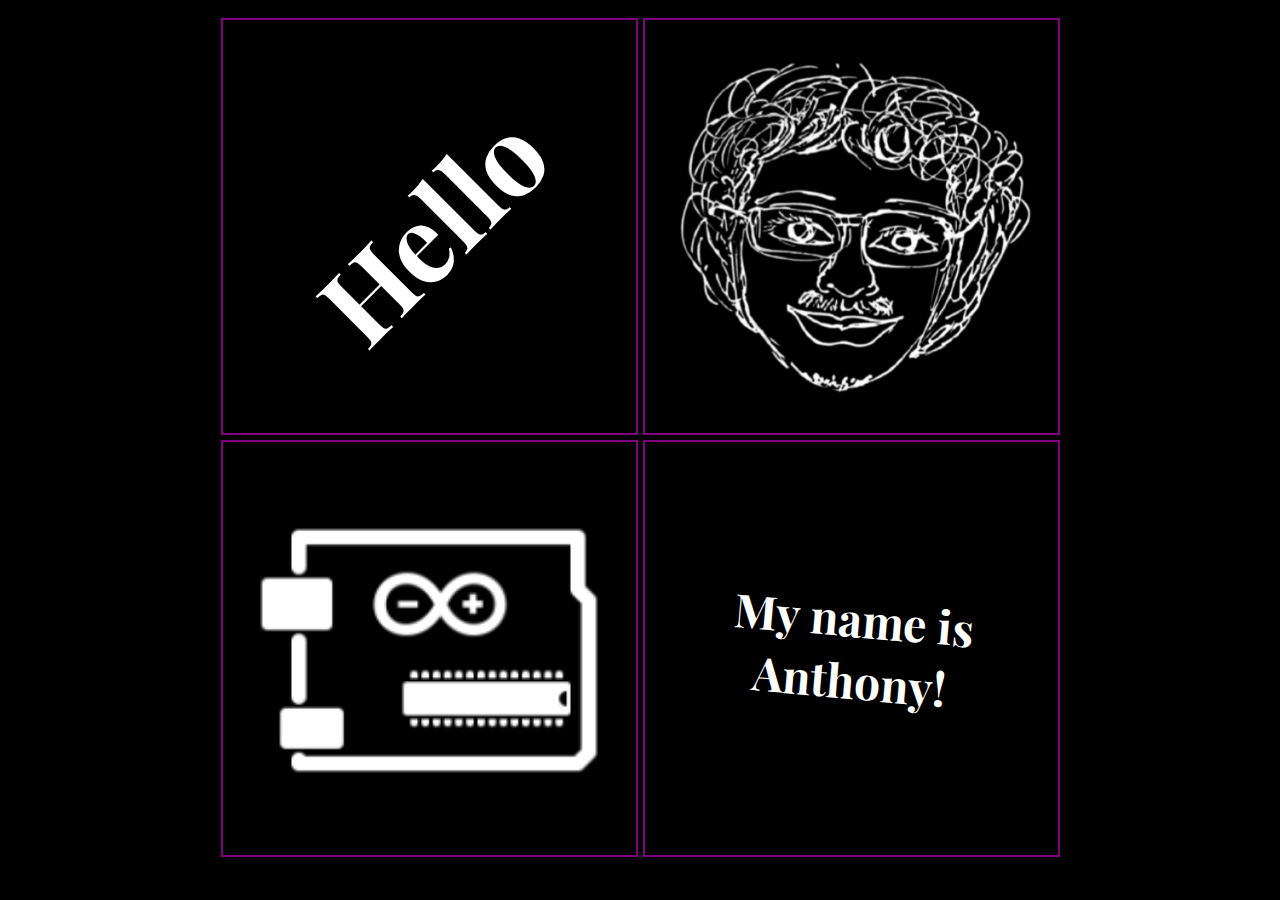
<file: index.html>
<!DOCTYPE html>
<html lang="en">
  <head>
    <meta charset="UTF-8" />
    <meta name="viewport" content="width=device-width, initial-scale=1.0" />
    <title>Anthony's Wonderful Website</title>

    <link rel="stylesheet" href="./css/style.css" />
    <link
      rel="stylesheet"
      href="https://fonts.googleapis.com/css2?family=Playfair+Display"
    />

  </head>
  
  <body>
    
    <script>
      var hello_size = document.getElementById("hello").offsetWidth;
      console.log(hello_size);
    </script>

      <div id="grid">
        <!-- Element 1 -->
        <div class="info_card center_text">
          <h1 id="hello">Hello</h1>
        </div>

        <!-- Element 2 -->
        <div class="info_card center_img">
          <img src="./img/Iyanla Inverted.png" width="400px" />
        </div>

        <!-- Element 3 -->
        <div class="info_card center_img">
          <img src="./img/Arduino Inverted.png" width="400px" />
        </div>

        <!-- Element 4 -->
        <div class="info_card center_text">
          <h2 id="name">My name is Anthony!</h2>
      </div>
    </div>
  </body>
  </html>
</file>
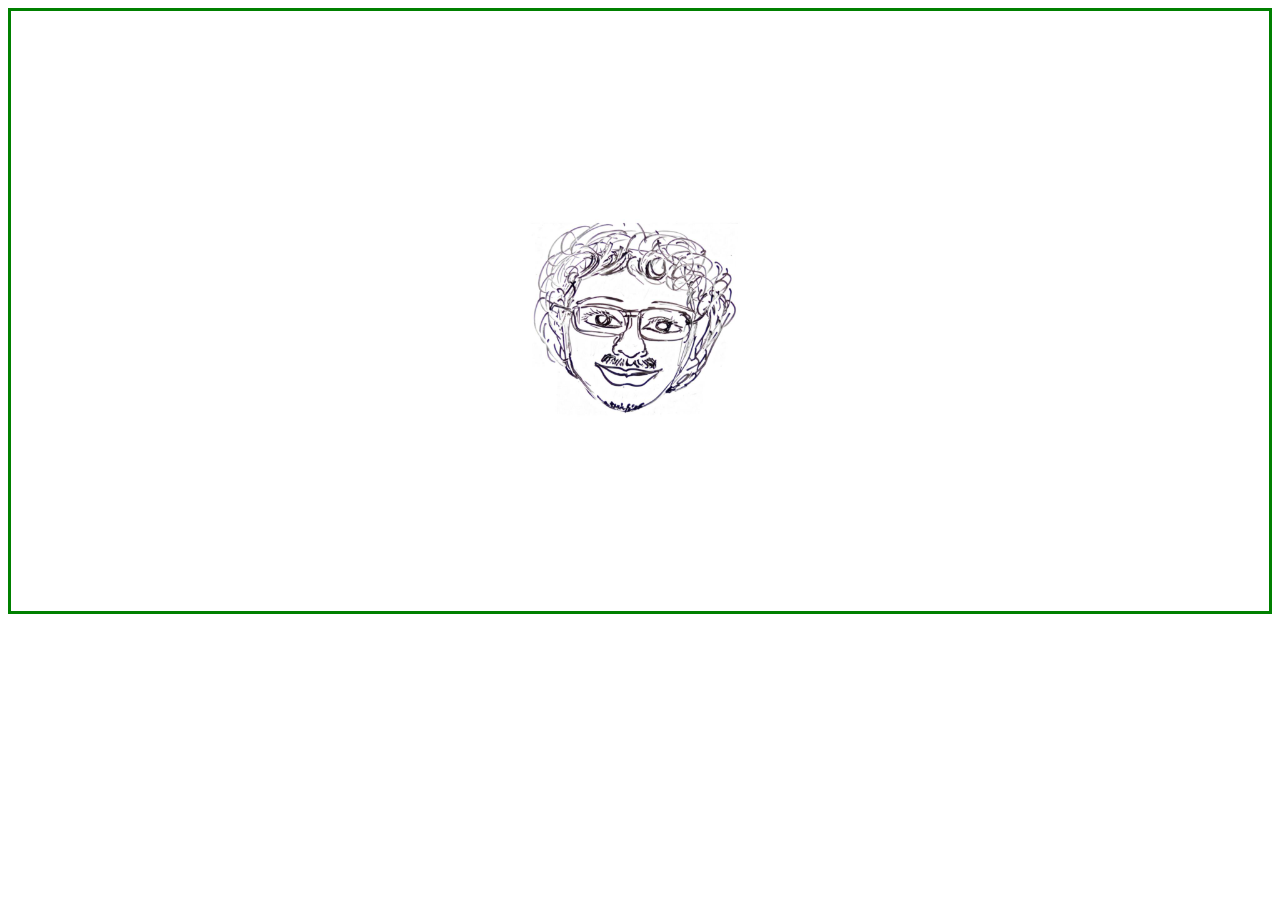
<file: test.html>
<!DOCTYPE html>
<html lang="en">
<head>
    <meta charset="UTF-8">
    <meta name="viewport" content="width=device-width, initial-scale=1.0">
    <title>Document</title>

    <style>
        .image_container {
            display: flex;
            height: 600px;
            justify-content: center;
            align-items: center;
        }

        img {
            height: auto;
            max-width: 300px;
        }
    </style>
</head>
<body>
    <div class="image_container" style="border: green solid 3px;">
        <img src="img/Iyanla.jpg" alt="">
    </div>
</body>
</html>
</file>
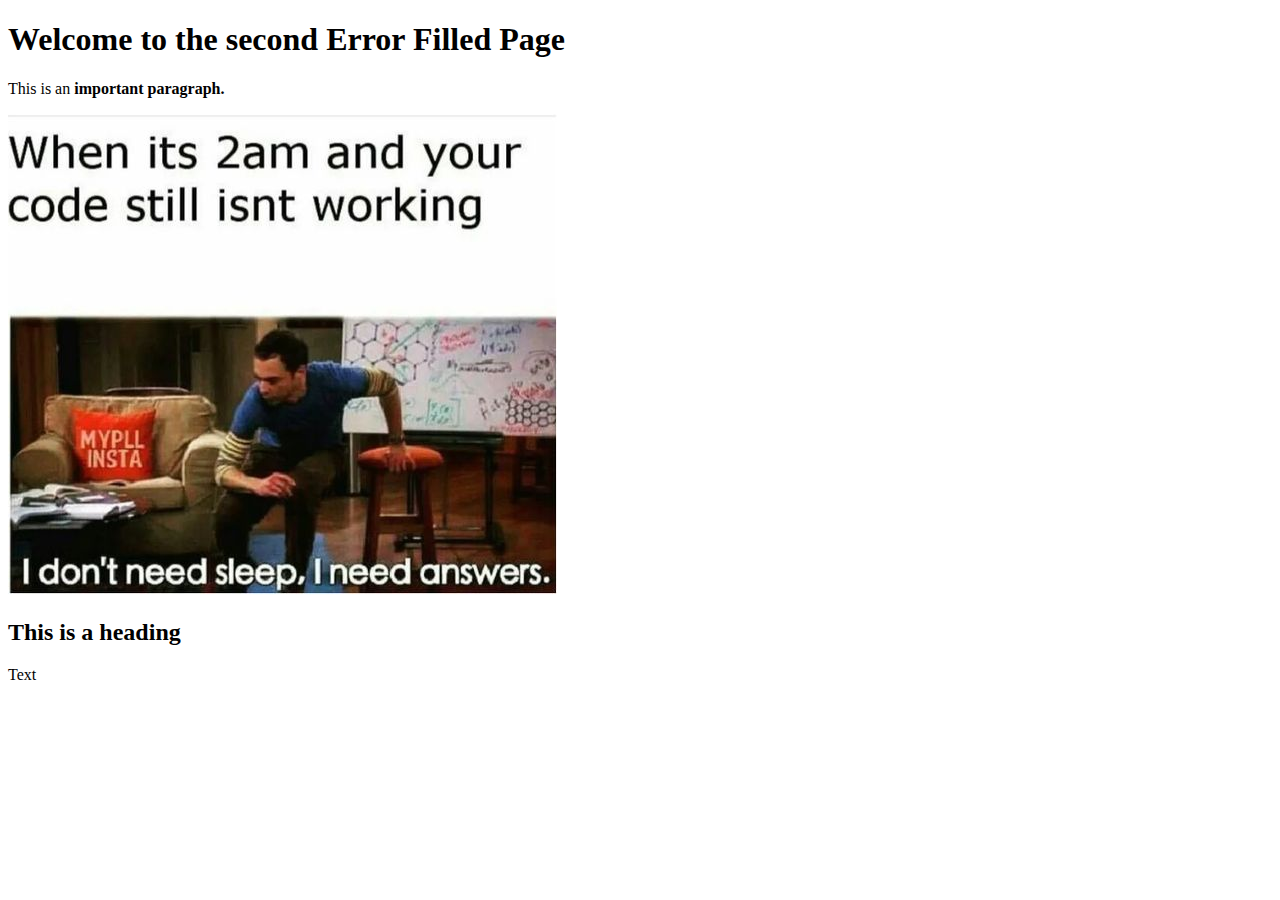
<file: html_midterm/find_errors_2.html>
<!DOCTYPE html>

<html lang="en">

<head>
    <meta charset="UTF-8">
    <meta name="viewport" content="width=device-width, initial-scale=1.0">

    <title>Error-Filled Page 2</title>
</head>

<body>
    <h1>Welcome to the second Error Filled Page</h1>

    <div>
        <p>This is an <strong>important paragraph.</strong></p>

                <img src="/html_midterm/image.jpg" alt="debugging meme">

                <h2>This is a heading</h2>

                <p>Text</p>

            <!-- This is a comment -->
    </div>
</body>

</html>
<!-- 15 errors on this page -->
</file>
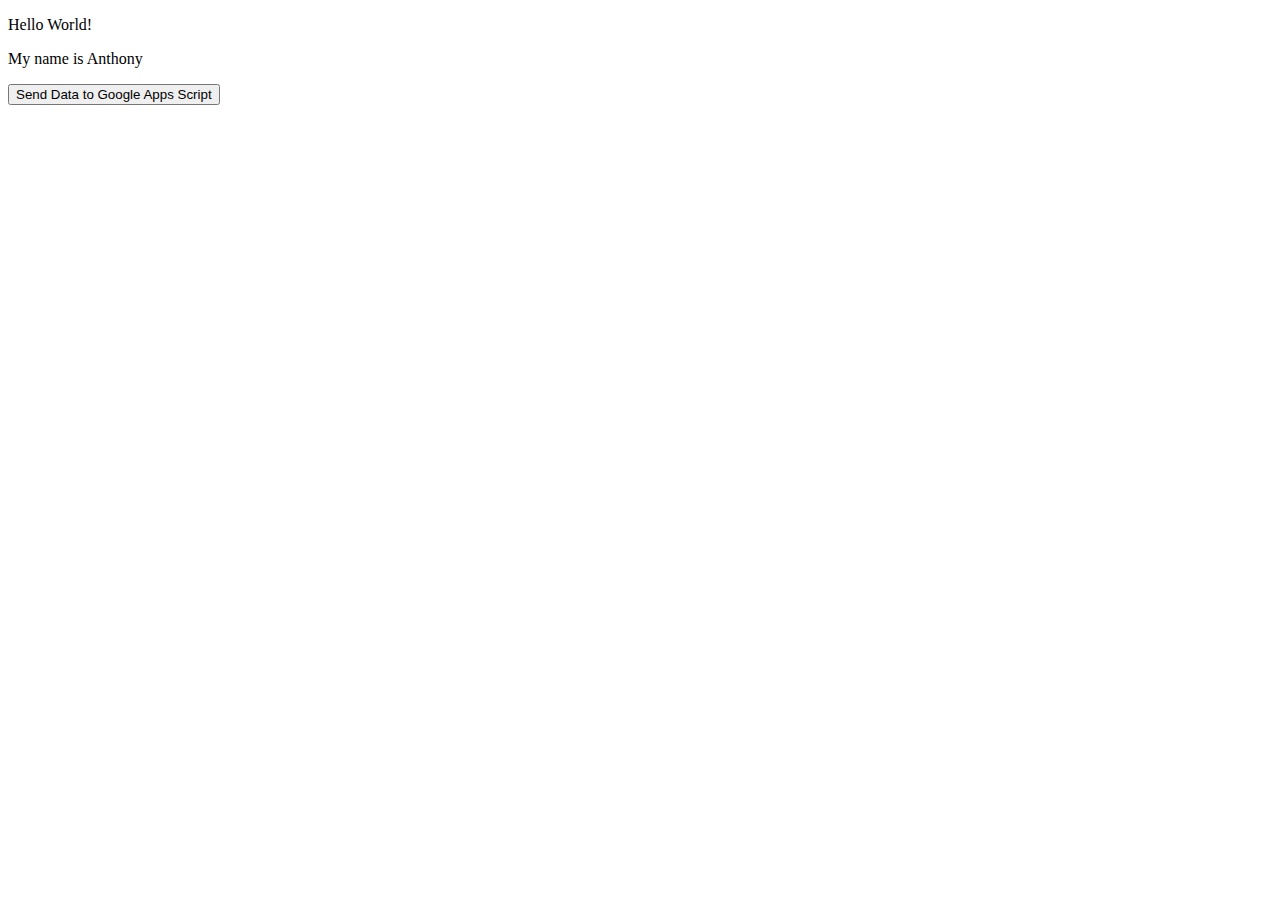
<file: wa/wa1.html>
<!DOCTYPE html>
<html lang="en">
<head>
  <meta charset="UTF-8">
  <meta name="viewport" content="width=device-width, initial-scale=1.0">
  <title>Send data to GAS</title></title>
</head>
    
<body>
    <p>Hello World!</p>
    <p>My name is Anthony</p> <!-- Change NAME to your name!-->
    <button onclick="sendDataToGAS()">Send Data to Google Apps Script</button>
</body>
</html>
</file>
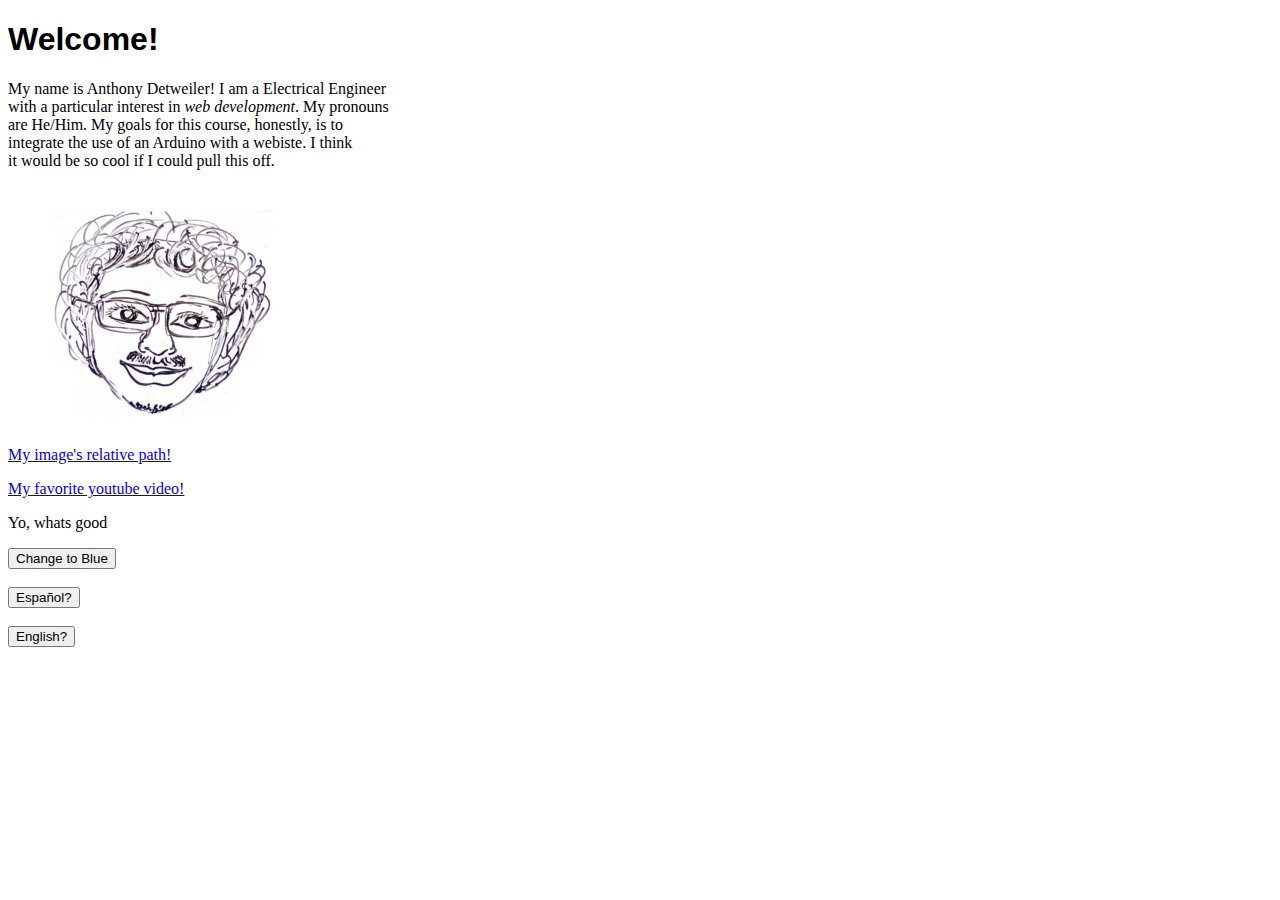
<file: wa/wa2.html>
<!DOCTYPE html>
<html lang="en">
<head>
    <meta charset="UTF-8">
    <meta name="viewport" content="width=device-width, initial-scale=1.0">
    <title>Baller Website</title>
</head>

<style>      
    .hidden {
        display: none;
    }
</style>

<body>
    <h1 style = "font-family: 'Comic Sans MS', 'Chalkboard SE', 'Comic Neue', sans-serif;">Welcome!</h1>
    <p class = "p1English">
        My name is Anthony Detweiler! I am a Electrical Engineer
        <br>with a particular interest in <em>web development</em>. My pronouns
        <br>are He/Him. My goals for this course, honestly, is to
        <br>integrate the use of an Arduino with a webiste. I think 
        <br>it would be so cool if I could pull this off.
    </p>
    <p class = "p1Spanish">
        Mi nombre es Anthony Detweiler! Yo so un ingeniero electrico
        <br>con un interes particular en <em>desrrollo web</em>. Mis pronoumbres
        <br>son el. Mi meta para esta classe, honestamente, es
        <br>integrar el uso de Arduino con un website. Yo creo
        <br>que seria bien chevere si es que yo lo podria lograr esto.
    </p>
    <img src="\img\Iyanla.jpg" alt = "Sketch of my face made by a close friend of mine" style="width:320px">
    <p><!--A random enter to make the website look better--></p>
    <a href="\img\Iyanla.jpg">My image's relative path!</a>
    <!--Note: why is \anthonyd3663github.io required
        for file path to work online, but it doesn't
        work on live server? Also, how to do I shorten
        my url?-->
    <p></p>
    <a href="https://www.youtube.com/watch?v=sdUUx5FdySs">My favorite youtube video!</a>
    <div>
        <p class="name">Yo, whats good</p>
        <button onclick="changeColor()">Change to Blue</button>
    </div>
    <div>
        <br>
        <button onclick="spanish()">Español?</button>
    </div>
    <div>
        <br>
        <button onclick="english()">English?</button>
    </div>
</body>
      <script>
        const name = document.querySelector(".name");
        const p1English = document.querySelector(".p1English");
        const p1Spanish = document.querySelector(".p1Spanish");

        p1English.classList = '';
        p1Spanish.classList = 'hidden';

        function english() {
            p1English.classList = '';
            p1Spanish.classList = 'hidden';
        }
        function spanish() {
            p1English.classList = 'hidden';
            p1Spanish.classList = '';
        }
        function changeColor() {
            name.style.color = "blue";
        }
      </script>
</html>
</file>
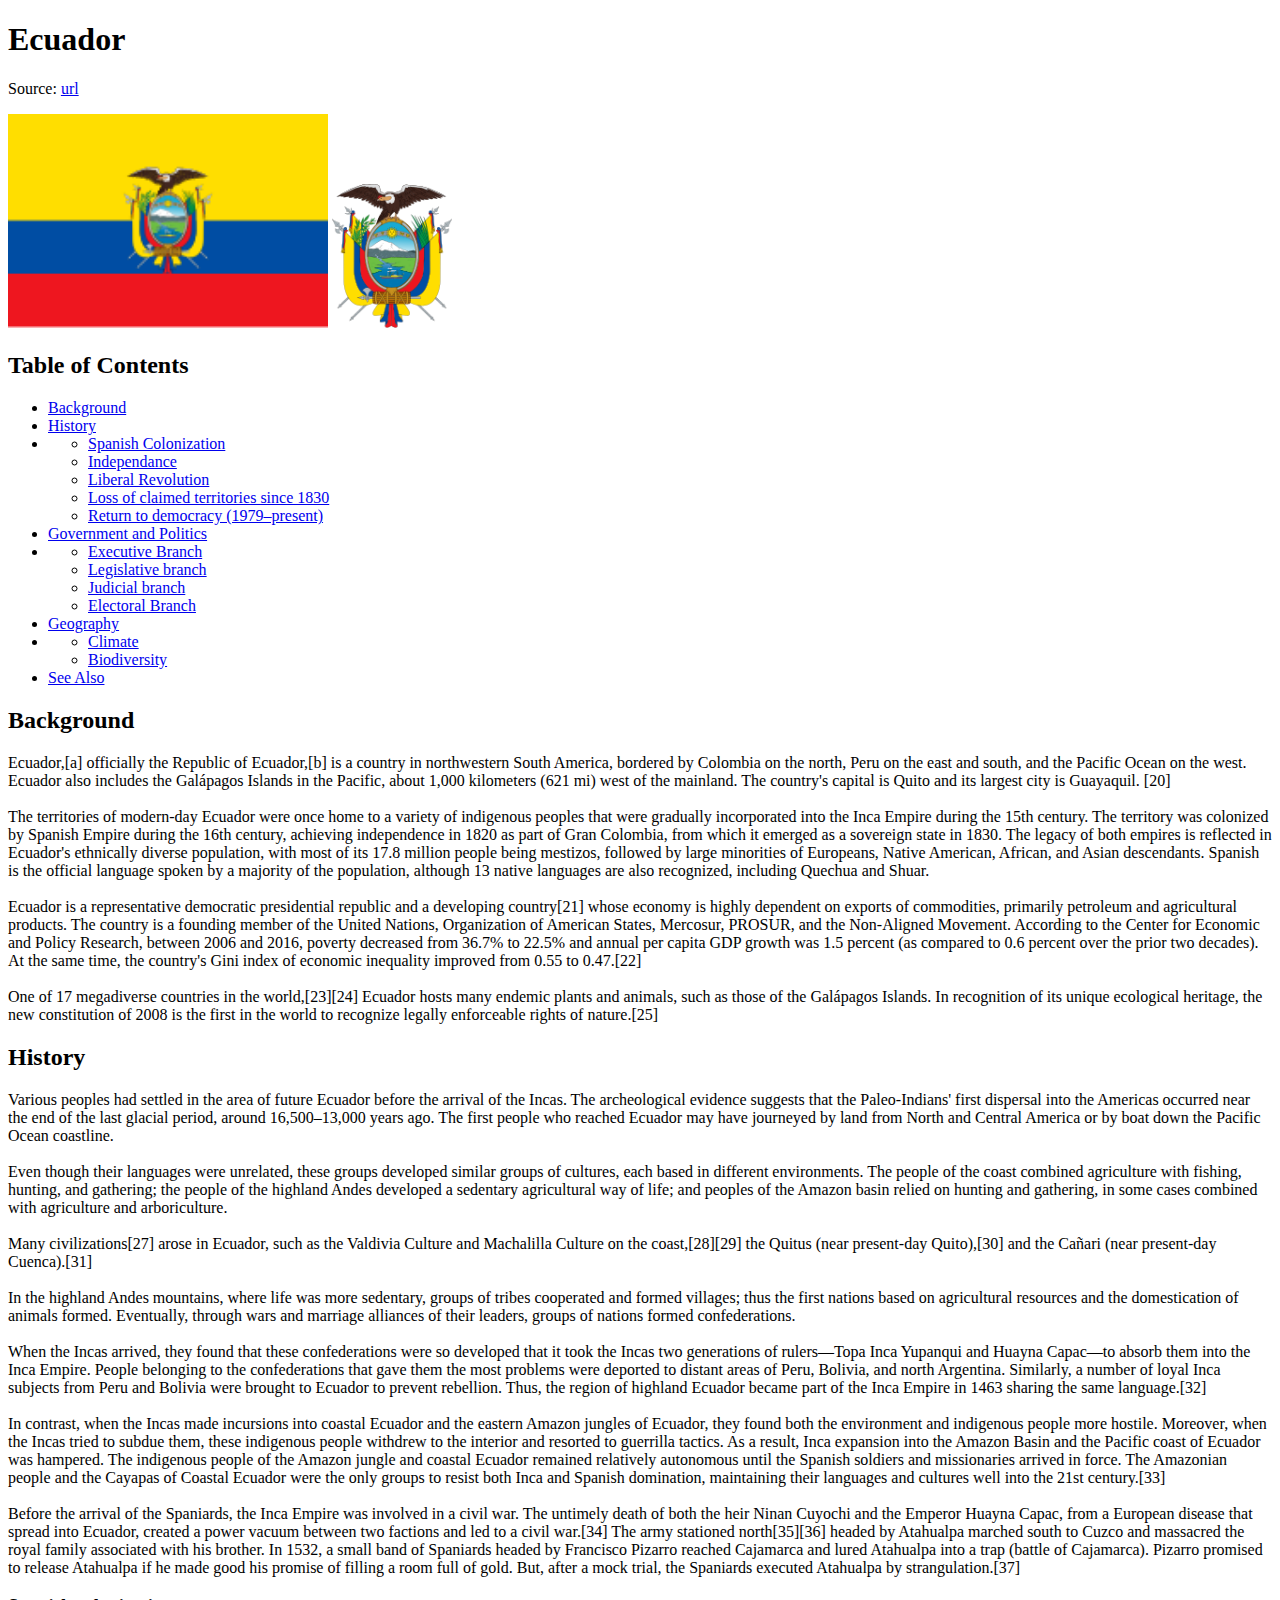
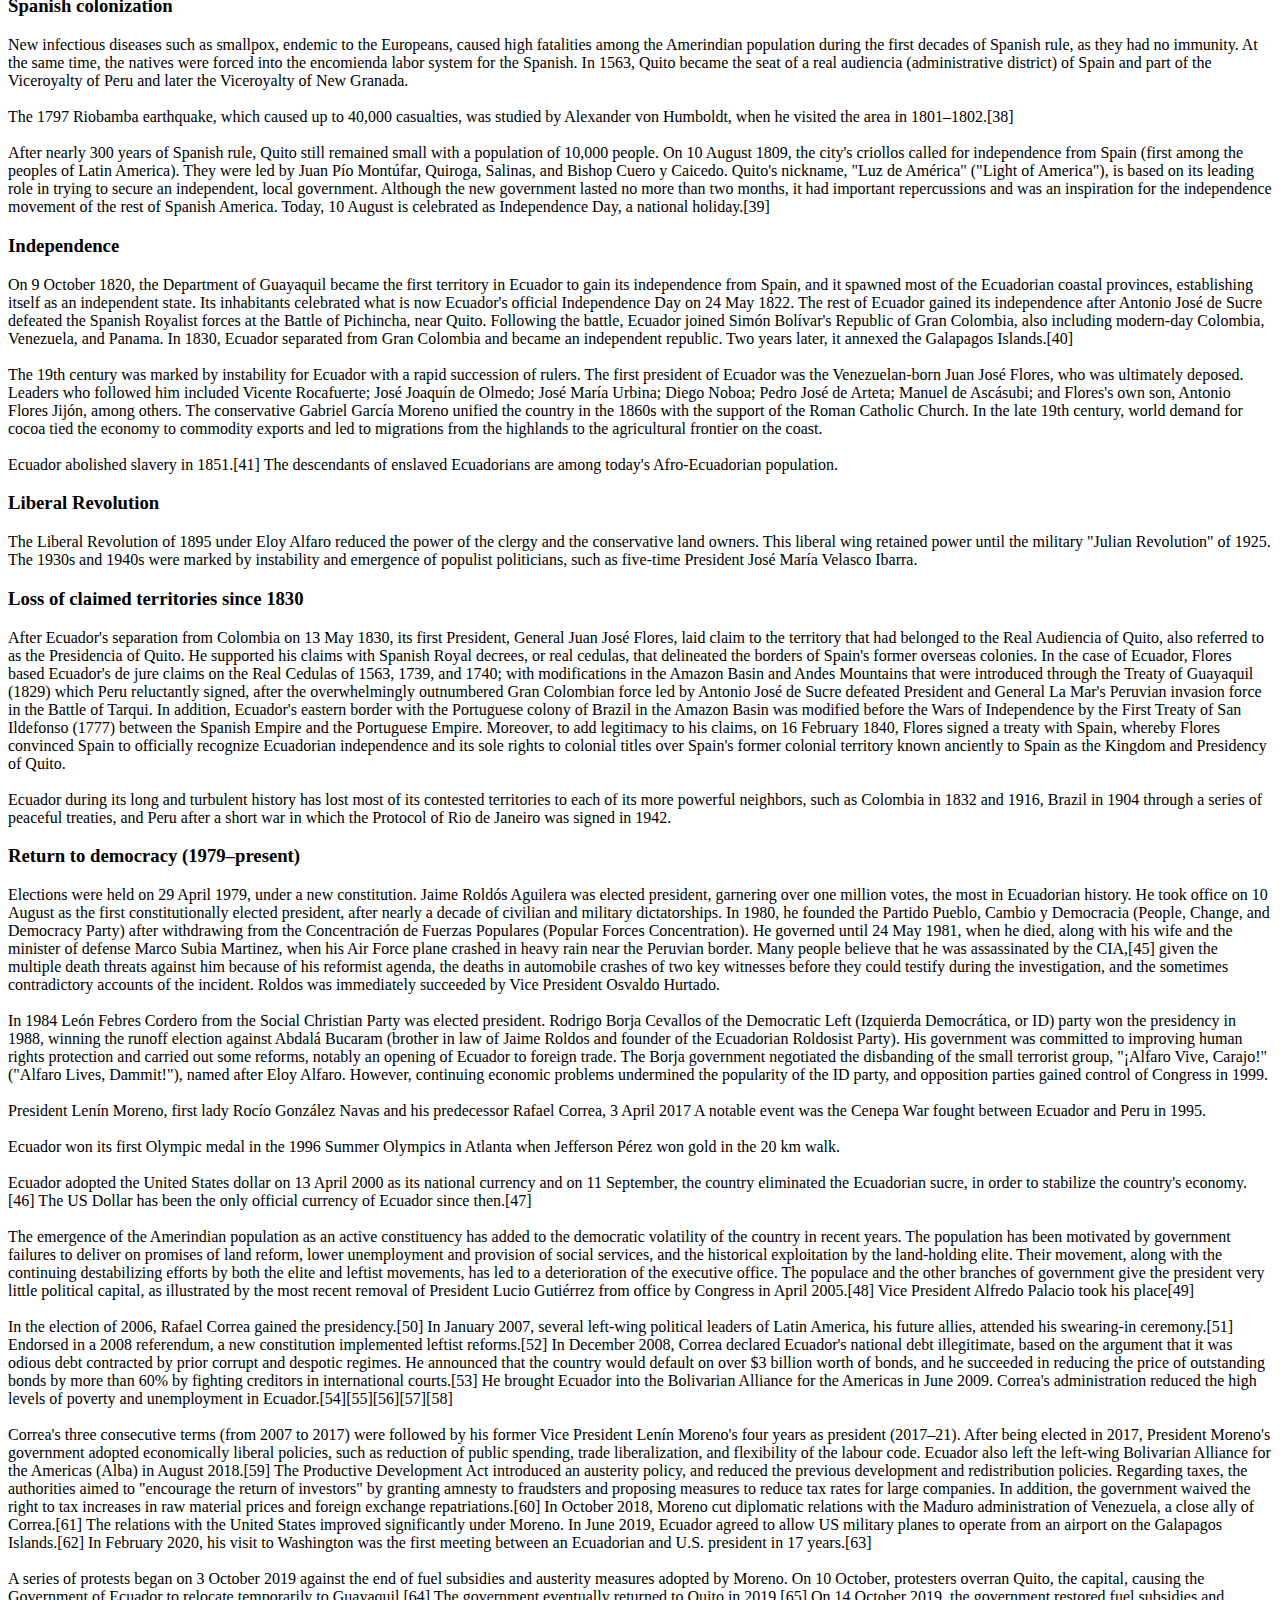
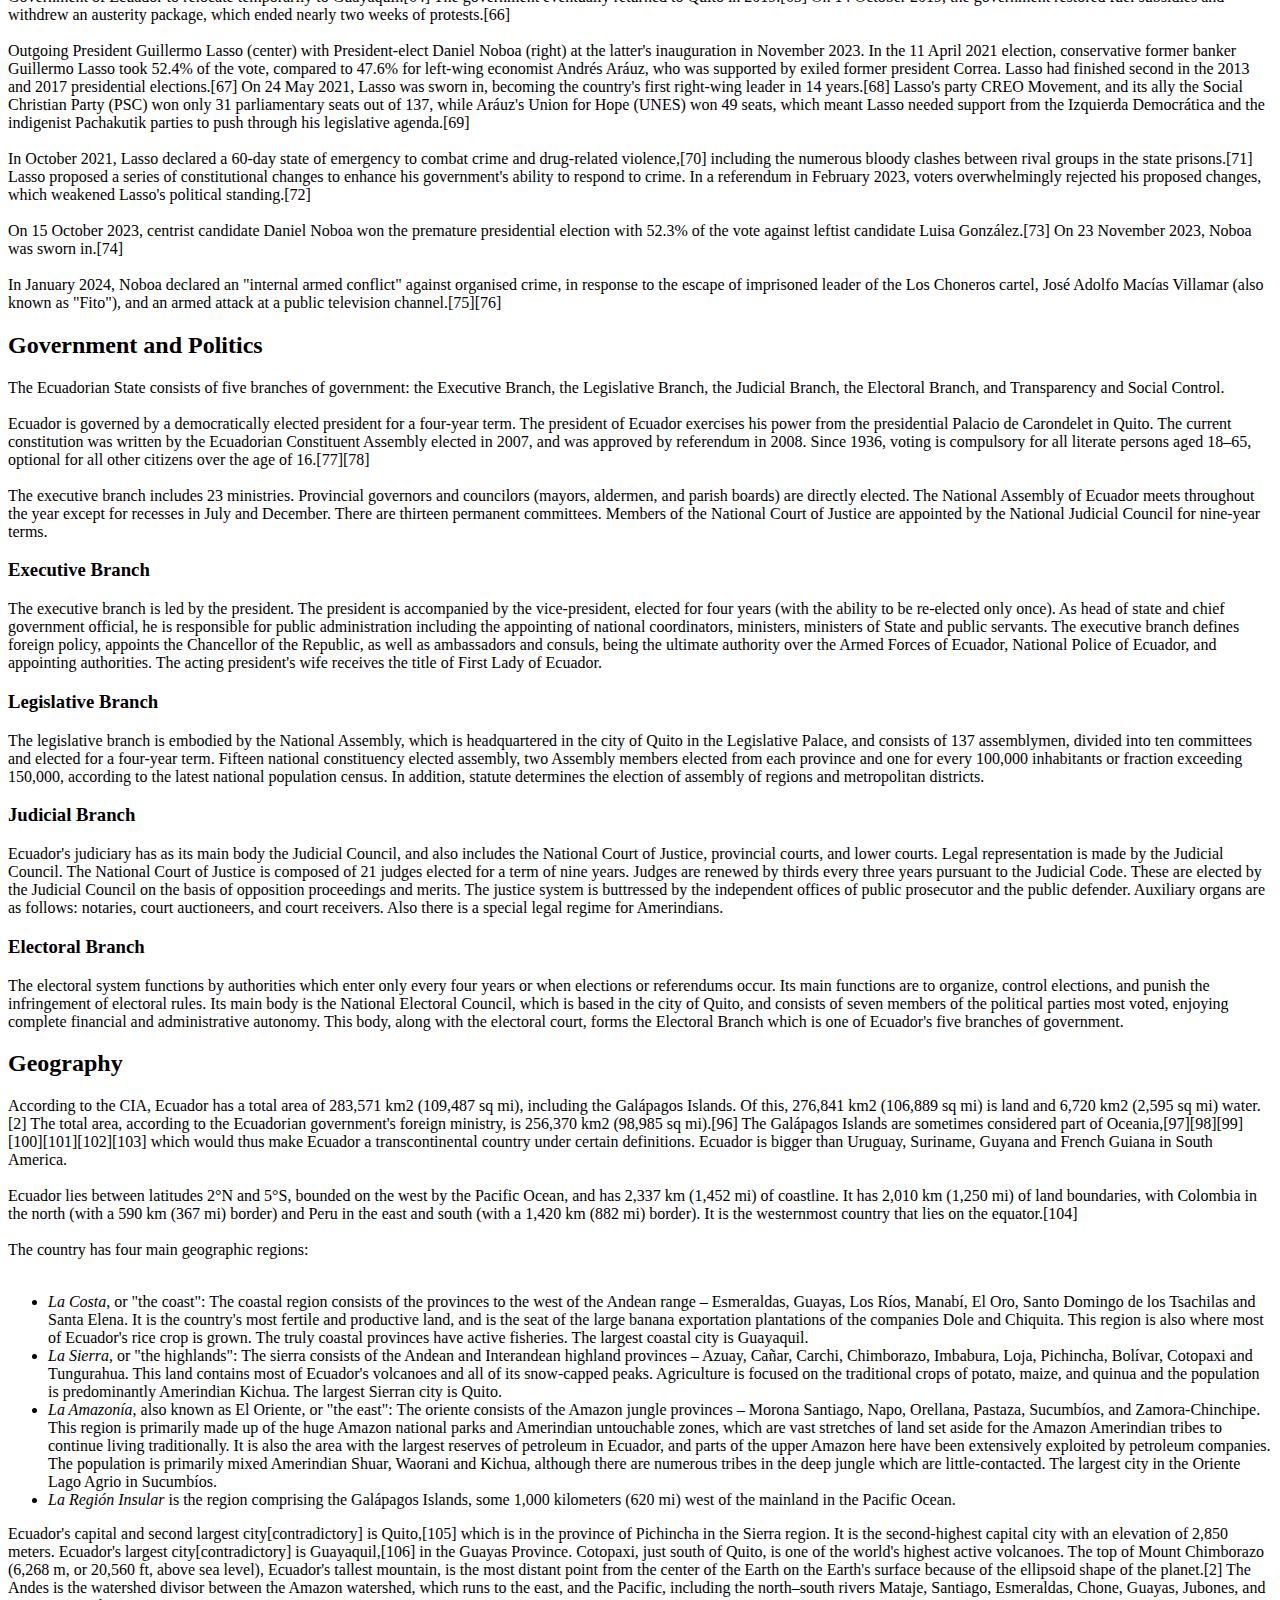
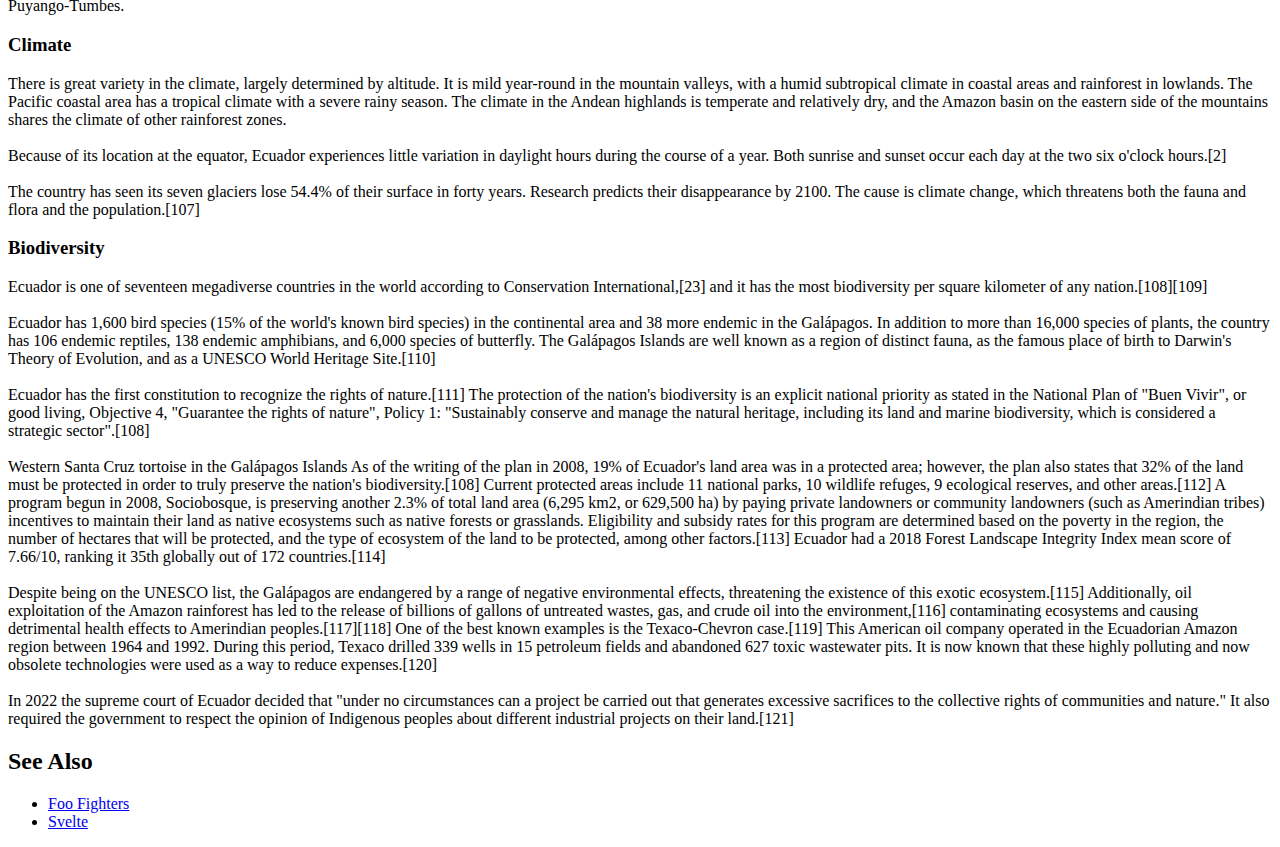
<file: wa/wa3.html>
<!DOCTYPE html>
<html lang="en">

<head>
    <meta charset="UTF-8">
    <meta name="viewport" content="width=device-width, initial-scale=1.0">
    <title>Document</title>
</head>

<body>
    <h1>Ecuador</h1>
    <p>
        Source: <a href="https://en.wikipedia.org/wiki/Ecuador">url</a>
    </p>

    <img src="/img/Flag_of_Ecuador.png" alt="Flag of Ecuador" style=width:320px>
    <img src="/img/Coat_of_arms_of_Ecuador.png" alt="Flag of Ecuador" style=width:120px>
    <!-- Table of Contents -->
    <h2>Table of Contents</h2>
    <ul>
        <li><a href="#S1.0.0">Background</a></li>

        <li><a href="#S2.0.0">History</a></li>
    <li>
        <ul>
            <li><a href="#S2.1.0">Spanish Colonization</a></li>
            <li><a href="#S2.2.0">Independance</a></li>
            <li><a href="#S2.3.0">Liberal Revolution</a></li>
            <li><a href="#S2.4.0">Loss of claimed territories since 1830</a></li>
            <li><a href="#S2.5.0">Return to democracy (1979–present)</a></li>
        </ul>
    </li>


        <li><a href="#S3.0.0">Government and Politics</a></li>
    <li>
        <ul>
            <li><a href="#S3.1.0">Executive Branch</a></li>
            <li><a href="#S3.2.0">Legislative branch</a></li>
            <li><a href="#S3.3.0">Judicial branch</a></li>
            <li><a href="#S3.4.0">Electoral Branch</a></li>
        </ul>
    </li>

        <li><a href="#S4.0.0">Geography</a></li>
    <li>
        <ul>
            <li><a href="#S4.1.0">Climate</a></li>
            <li><a href="#S4.2.0">Biodiversity</a></li>
        </ul>
    </li>
        <li><a href="#S5.0.0">See Also</a></li>
    </ul>

    <!-- Section 1: Background -->
    <div id="S1.0.0">
        <h2>Background</h2>
        <p>
            Ecuador,[a] officially the Republic of Ecuador,[b] is a country in northwestern South America, bordered
            by
            Colombia on the north, Peru on the east and south, and the Pacific Ocean on the west. Ecuador also
            includes
            the Galápagos Islands in the Pacific, about 1,000 kilometers (621 mi) west of the mainland. The
            country's
            capital is Quito and its largest city is Guayaquil. [20]
            <br>
            <br>
            The territories of modern-day Ecuador were once home to a variety of indigenous peoples that were
            gradually
            incorporated into the Inca Empire during the 15th century. The territory was colonized by Spanish Empire
            during the 16th century, achieving independence in 1820 as part of Gran Colombia, from which it emerged
            as a
            sovereign state in 1830. The legacy of both empires is reflected in Ecuador's ethnically diverse
            population,
            with most of its 17.8 million people being mestizos, followed by large minorities of Europeans, Native
            American, African, and Asian descendants. Spanish is the official language spoken by a majority of the
            population, although 13 native languages are also recognized, including Quechua and Shuar.
            <br>
            <br>
            Ecuador is a representative democratic presidential republic and a developing country[21] whose economy
            is
            highly dependent on exports of commodities, primarily petroleum and agricultural products. The country
            is a
            founding member of the United Nations, Organization of American States, Mercosur, PROSUR, and the
            Non-Aligned Movement. According to the Center for Economic and Policy Research, between 2006 and 2016,
            poverty decreased from 36.7% to 22.5% and annual per capita GDP growth was 1.5 percent (as compared to
            0.6
            percent over the prior two decades). At the same time, the country's Gini index of economic inequality
            improved from 0.55 to 0.47.[22]
            <br>
            <br>
            One of 17 megadiverse countries in the world,[23][24] Ecuador hosts many endemic plants and animals,
            such as
            those of the Galápagos Islands. In recognition of its unique ecological heritage, the new constitution
            of
            2008 is the first in the world to recognize legally enforceable rights of nature.[25]
        </p>
    </div>

    <!-- Section 2: History -->
    <div id="S2.0.0">
        <h2>History</h2>
        <p>
            Various peoples had settled in the area of future Ecuador before the arrival of the Incas. The
            archeological
            evidence suggests that the Paleo-Indians' first dispersal into the Americas occurred near the end of the
            last glacial period, around 16,500–13,000 years ago. The first people who reached Ecuador may have
            journeyed
            by land from North and Central America or by boat down the Pacific Ocean coastline.
            <br><br>
            Even though their languages were unrelated, these groups developed similar groups of cultures, each
            based in
            different environments. The people of the coast combined agriculture with fishing, hunting, and
            gathering;
            the people of the highland Andes developed a sedentary agricultural way of life; and peoples of the
            Amazon
            basin relied on hunting and gathering, in some cases combined with agriculture and arboriculture.
            <br><br>
            Many civilizations[27] arose in Ecuador, such as the Valdivia Culture and Machalilla Culture on the
            coast,[28][29] the Quitus (near present-day Quito),[30] and the Cañari (near present-day Cuenca).[31]
            <br><br>
            In the highland Andes mountains, where life was more sedentary, groups of tribes cooperated and formed
            villages; thus the first nations based on agricultural resources and the domestication of animals
            formed.
            Eventually, through wars and marriage alliances of their leaders, groups of nations formed
            confederations.
            <br><br>
            When the Incas arrived, they found that these confederations were so developed that it took the Incas
            two
            generations of rulers—Topa Inca Yupanqui and Huayna Capac—to absorb them into the Inca Empire. People
            belonging to the confederations that gave them the most problems were deported to distant areas of Peru,
            Bolivia, and north Argentina. Similarly, a number of loyal Inca subjects from Peru and Bolivia were
            brought
            to Ecuador to prevent rebellion. Thus, the region of highland Ecuador became part of the Inca Empire in
            1463
            sharing the same language.[32]
            <br><br>
            In contrast, when the Incas made incursions into coastal Ecuador and the eastern Amazon jungles of
            Ecuador,
            they found both the environment and indigenous people more hostile. Moreover, when the Incas tried to
            subdue
            them, these indigenous people withdrew to the interior and resorted to guerrilla tactics. As a result,
            Inca
            expansion into the Amazon Basin and the Pacific coast of Ecuador was hampered. The indigenous people of
            the
            Amazon jungle and coastal Ecuador remained relatively autonomous until the Spanish soldiers and
            missionaries
            arrived in force. The Amazonian people and the Cayapas of Coastal Ecuador were the only groups to resist
            both Inca and Spanish domination, maintaining their languages and cultures well into the 21st
            century.[33]
            <br><br>
            Before the arrival of the Spaniards, the Inca Empire was involved in a civil war. The untimely death of
            both
            the heir Ninan Cuyochi and the Emperor Huayna Capac, from a European disease that spread into Ecuador,
            created a power vacuum between two factions and led to a civil war.[34] The army stationed north[35][36]
            headed by Atahualpa marched south to Cuzco and massacred the royal family associated with his brother.
            In
            1532, a small band of Spaniards headed by Francisco Pizarro reached Cajamarca and lured Atahualpa into a
            trap (battle of Cajamarca). Pizarro promised to release Atahualpa if he made good his promise of filling
            a
            room full of gold. But, after a mock trial, the Spaniards executed Atahualpa by strangulation.[37]
        </p>
        <div id="S2.1.0">
            <h3>Spanish colonization</h3>
            <p>
                New infectious diseases such as smallpox, endemic to the Europeans, caused high fatalities among the
                Amerindian population during the first decades of Spanish rule, as they had no immunity. At the same
                time, the natives were forced into the encomienda labor system for the Spanish. In 1563, Quito
                became
                the seat of a real audiencia (administrative district) of Spain and part of the Viceroyalty of Peru
                and
                later the Viceroyalty of New Granada.
                <br><br>
                The 1797 Riobamba earthquake, which caused up to 40,000 casualties, was studied by Alexander von
                Humboldt, when he visited the area in 1801–1802.[38]
                <br><br>
                After nearly 300 years of Spanish rule, Quito still remained small with a population of 10,000
                people.
                On 10 August 1809, the city's criollos called for independence from Spain (first among the peoples
                of
                Latin America). They were led by Juan Pío Montúfar, Quiroga, Salinas, and Bishop Cuero y Caicedo.
                Quito's nickname, "Luz de América" ("Light of America"), is based on its leading role in trying to
                secure an independent, local government. Although the new government lasted no more than two months,
                it
                had important repercussions and was an inspiration for the independence movement of the rest of
                Spanish
                America. Today, 10 August is celebrated as Independence Day, a national holiday.[39]
            </p>
        </div>
        <div id="S2.2.0">
            <h3>Independence</h3>
            <p>
                On 9 October 1820, the Department of Guayaquil became the first territory in Ecuador to gain its
                independence from Spain, and it spawned most of the Ecuadorian coastal provinces, establishing
                itself as
                an independent state. Its inhabitants celebrated what is now Ecuador's official Independence Day on
                24
                May 1822. The rest of Ecuador gained its independence after Antonio José de Sucre defeated the
                Spanish
                Royalist forces at the Battle of Pichincha, near Quito. Following the battle, Ecuador joined Simón
                Bolívar's Republic of Gran Colombia, also including modern-day Colombia, Venezuela, and Panama. In
                1830,
                Ecuador separated from Gran Colombia and became an independent republic. Two years later, it annexed
                the
                Galapagos Islands.[40]
                <br><br>
                The 19th century was marked by instability for Ecuador with a rapid succession of rulers. The first
                president of Ecuador was the Venezuelan-born Juan José Flores, who was ultimately deposed. Leaders
                who
                followed him included Vicente Rocafuerte; José Joaquín de Olmedo; José María Urbina; Diego Noboa;
                Pedro
                José de Arteta; Manuel de Ascásubi; and Flores's own son, Antonio Flores Jijón, among others. The
                conservative Gabriel García Moreno unified the country in the 1860s with the support of the Roman
                Catholic Church. In the late 19th century, world demand for cocoa tied the economy to commodity
                exports
                and led to migrations from the highlands to the agricultural frontier on the coast.
                <br><br>
                Ecuador abolished slavery in 1851.[41] The descendants of enslaved Ecuadorians are among today's
                Afro-Ecuadorian population.
            </p>
        </div>
        <div id="S2.3.0">
            <h3>Liberal Revolution</h3>
            <p>
                The Liberal Revolution of 1895 under Eloy Alfaro reduced the power of the clergy and the
                conservative
                land
                owners. This liberal wing retained power until the military "Julian Revolution" of 1925. The 1930s
                and
                1940s
                were marked by instability and emergence of populist politicians, such as five-time President José
                María
                Velasco Ibarra.
            </p>
        </div>
        <div id="S2.4.0">
            <h3>Loss of claimed territories since 1830</h3>
            <p>
                After Ecuador's separation from Colombia on 13 May 1830, its first President, General Juan José
                Flores,
                laid
                claim to the territory that had belonged to the Real Audiencia of Quito, also referred to as the
                Presidencia
                of Quito. He supported his claims with Spanish Royal decrees, or real cedulas, that delineated the
                borders
                of Spain's former overseas colonies. In the case of Ecuador, Flores based Ecuador's de jure claims
                on
                the
                Real Cedulas of 1563, 1739, and 1740; with modifications in the Amazon Basin and Andes Mountains
                that
                were
                introduced through the Treaty of Guayaquil (1829) which Peru reluctantly signed, after the
                overwhelmingly
                outnumbered Gran Colombian force led by Antonio José de Sucre defeated President and General La
                Mar's
                Peruvian invasion force in the Battle of Tarqui. In addition, Ecuador's eastern border with the
                Portuguese
                colony of Brazil in the Amazon Basin was modified before the Wars of Independence by the First
                Treaty of
                San
                Ildefonso (1777) between the Spanish Empire and the Portuguese Empire. Moreover, to add legitimacy
                to
                his
                claims, on 16 February 1840, Flores signed a treaty with Spain, whereby Flores convinced Spain to
                officially
                recognize Ecuadorian independence and its sole rights to colonial titles over Spain's former
                colonial
                territory known anciently to Spain as the Kingdom and Presidency of Quito.
                <br><br>
                Ecuador during its long and turbulent history has lost most of its contested territories to each of
                its
                more
                powerful neighbors, such as Colombia in 1832 and 1916, Brazil in 1904 through a series of peaceful
                treaties,
                and Peru after a short war in which the Protocol of Rio de Janeiro was signed in 1942.
            </p>
        </div>
        <div id="S2.5.0">
            <h3>Return to democracy (1979–present)</h3>
            <p>
                Elections were held on 29 April 1979, under a new constitution. Jaime Roldós Aguilera was elected
                president, garnering over one million votes, the most in Ecuadorian history. He took office on 10
                August as the first constitutionally elected president, after nearly a decade of civilian and
                military dictatorships. In 1980, he founded the Partido Pueblo, Cambio y Democracia (People, Change,
                and Democracy Party) after withdrawing from the Concentración de Fuerzas Populares (Popular Forces
                Concentration). He governed until 24 May 1981, when he died, along with his wife and the minister of
                defense Marco Subia Martinez, when his Air Force plane crashed in heavy rain near the Peruvian
                border. Many people believe that he was assassinated by the CIA,[45] given the multiple death
                threats against him because of his reformist agenda, the deaths in automobile crashes of two key
                witnesses before they could testify during the investigation, and the sometimes contradictory
                accounts of the incident. Roldos was immediately succeeded by Vice President Osvaldo Hurtado.
                <br><br>
                In 1984 León Febres Cordero from the Social Christian Party was elected president. Rodrigo Borja
                Cevallos of the Democratic Left (Izquierda Democrática, or ID) party won the presidency in 1988,
                winning the runoff election against Abdalá Bucaram (brother in law of Jaime Roldos and founder of
                the Ecuadorian Roldosist Party). His government was committed to improving human rights protection
                and carried out some reforms, notably an opening of Ecuador to foreign trade. The Borja government
                negotiated the disbanding of the small terrorist group, "¡Alfaro Vive, Carajo!" ("Alfaro Lives,
                Dammit!"), named after Eloy Alfaro. However, continuing economic problems undermined the popularity
                of the ID party, and opposition parties gained control of Congress in 1999.
                <br><br>
                President Lenín Moreno, first lady Rocío González Navas and his predecessor Rafael Correa, 3 April
                2017
                A notable event was the Cenepa War fought between Ecuador and Peru in 1995.
                <br><br>
                Ecuador won its first Olympic medal in the 1996 Summer Olympics in Atlanta when Jefferson Pérez won
                gold in the 20 km walk.
                <br><br>
                Ecuador adopted the United States dollar on 13 April 2000 as its national currency and on 11
                September, the country eliminated the Ecuadorian sucre, in order to stabilize the country's
                economy.[46] The US Dollar has been the only official currency of Ecuador since then.[47]
                <br><br>
                The emergence of the Amerindian population as an active constituency has added to the democratic
                volatility of the country in recent years. The population has been motivated by government failures
                to deliver on promises of land reform, lower unemployment and provision of social services, and the
                historical exploitation by the land-holding elite. Their movement, along with the continuing
                destabilizing efforts by both the elite and leftist movements, has led to a deterioration of the
                executive office. The populace and the other branches of government give the president very little
                political capital, as illustrated by the most recent removal of President Lucio Gutiérrez from
                office by Congress in April 2005.[48] Vice President Alfredo Palacio took his place[49]
                <br><br>
                In the election of 2006, Rafael Correa gained the presidency.[50] In January 2007, several left-wing
                political leaders of Latin America, his future allies, attended his swearing-in ceremony.[51]
                Endorsed in a 2008 referendum, a new constitution implemented leftist reforms.[52] In December 2008,
                Correa declared Ecuador's national debt illegitimate, based on the argument that it was odious debt
                contracted by prior corrupt and despotic regimes. He announced that the country would default on
                over $3 billion worth of bonds, and he succeeded in reducing the price of outstanding bonds by more
                than 60% by fighting creditors in international courts.[53] He brought Ecuador into the Bolivarian
                Alliance for the Americas in June 2009. Correa's administration reduced the high levels of poverty
                and unemployment in Ecuador.[54][55][56][57][58]
                <br><br>
                Correa's three consecutive terms (from 2007 to 2017) were followed by his former Vice President
                Lenín Moreno's four years as president (2017–21). After being elected in 2017, President Moreno's
                government adopted economically liberal policies, such as reduction of public spending, trade
                liberalization, and flexibility of the labour code. Ecuador also left the left-wing Bolivarian
                Alliance for the Americas (Alba) in August 2018.[59] The Productive Development Act introduced an
                austerity policy, and reduced the previous development and redistribution policies. Regarding taxes,
                the authorities aimed to "encourage the return of investors" by granting amnesty to fraudsters and
                proposing measures to reduce tax rates for large companies. In addition, the government waived the
                right to tax increases in raw material prices and foreign exchange repatriations.[60] In October
                2018, Moreno cut diplomatic relations with the Maduro administration of Venezuela, a close ally of
                Correa.[61] The relations with the United States improved significantly under Moreno. In June 2019,
                Ecuador agreed to allow US military planes to operate from an airport on the Galapagos Islands.[62]
                In February 2020, his visit to Washington was the first meeting between an Ecuadorian and U.S.
                president in 17 years.[63]
                <br><br>
                A series of protests began on 3 October 2019 against the end of fuel subsidies and austerity
                measures adopted by Moreno. On 10 October, protesters overran Quito, the capital, causing the
                Government of Ecuador to relocate temporarily to Guayaquil.[64] The government eventually returned
                to Quito in 2019.[65] On 14 October 2019, the government restored fuel subsidies and withdrew an
                austerity package, which ended nearly two weeks of protests.[66]
                <br><br>
                Outgoing President Guillermo Lasso (center) with President-elect Daniel Noboa (right) at the
                latter's inauguration in November 2023.
                In the 11 April 2021 election, conservative former banker Guillermo Lasso took 52.4% of the vote,
                compared to 47.6% for left-wing economist Andrés Aráuz, who was supported by exiled former president
                Correa. Lasso had finished second in the 2013 and 2017 presidential elections.[67] On 24 May 2021,
                Lasso was sworn in, becoming the country's first right-wing leader in 14 years.[68] Lasso's party
                CREO Movement, and its ally the Social Christian Party (PSC) won only 31 parliamentary seats out of
                137, while Aráuz's Union for Hope (UNES) won 49 seats, which meant Lasso needed support from the
                Izquierda Democrática and the indigenist Pachakutik parties to push through his legislative
                agenda.[69]
                <br><br>
                In October 2021, Lasso declared a 60-day state of emergency to combat crime and drug-related
                violence,[70] including the numerous bloody clashes between rival groups in the state prisons.[71]
                Lasso proposed a series of constitutional changes to enhance his government's ability to respond to
                crime. In a referendum in February 2023, voters overwhelmingly rejected his proposed changes, which
                weakened Lasso's political standing.[72]
                <br><br>
                On 15 October 2023, centrist candidate Daniel Noboa won the premature presidential election with
                52.3% of the vote against leftist candidate Luisa González.[73] On 23 November 2023, Noboa was sworn
                in.[74]
                <br><br>
                In January 2024, Noboa declared an "internal armed conflict" against organised crime, in response to
                the escape of imprisoned leader of the Los Choneros cartel, José Adolfo Macías Villamar (also known
                as "Fito"), and an armed attack at a public television channel.[75][76]
            </p>
        </div>
    </div>

    <!-- Section 3: Government and Politics -->
    <div id="S3.0.0">
        <h2>Government and Politics</h2>
        <p>
            The Ecuadorian State consists of five branches of government: the Executive Branch, the Legislative Branch,
            the Judicial Branch, the Electoral Branch, and Transparency and Social Control.
            <br><br>
            Ecuador is governed by a democratically elected president for a four-year term. The president of Ecuador
            exercises his power from the presidential Palacio de Carondelet in Quito. The current constitution was
            written by the Ecuadorian Constituent Assembly elected in 2007, and was approved by referendum in 2008.
            Since 1936, voting is compulsory for all literate persons aged 18–65, optional for all other citizens over
            the age of 16.[77][78]
            <br><br>
            The executive branch includes 23 ministries. Provincial governors and councilors (mayors, aldermen, and
            parish boards) are directly elected. The National Assembly of Ecuador meets throughout the year except for
            recesses in July and December. There are thirteen permanent committees. Members of the National Court of
            Justice are appointed by the National Judicial Council for nine-year terms.
        </p>
        <div id="S3.1.0">
            <h3>Executive Branch</h3>
            <p>
                The executive branch is led by the president. The president is accompanied by the vice-president,
                elected for four years (with the ability to be re-elected only once). As head of state and chief
                government official, he is responsible for public administration including the appointing of national
                coordinators, ministers, ministers of State and public servants. The executive branch defines foreign
                policy, appoints the Chancellor of the Republic, as well as ambassadors and consuls, being the ultimate
                authority over the Armed Forces of Ecuador, National Police of Ecuador, and appointing authorities. The
                acting president's wife receives the title of First Lady of Ecuador.
            </p>
        </div>
        <div id="S3.2.0"></div>
        <h3>Legislative Branch</h3>
        <p>
            The legislative branch is embodied by the National Assembly, which is headquartered in the city of Quito in
            the Legislative Palace, and consists of 137 assemblymen, divided into ten committees and elected for a
            four-year term. Fifteen national constituency elected assembly, two Assembly members elected from each
            province and one for every 100,000 inhabitants or fraction exceeding 150,000, according to the latest
            national population census. In addition, statute determines the election of assembly of regions and
            metropolitan districts.
        </p>
    </div>
    <div id="S3.3.0">
        <h3>Judicial Branch</h3>
        <p>
            Ecuador's judiciary has as its main body the Judicial Council, and also includes the National Court of
            Justice, provincial courts, and lower courts. Legal representation is made by the Judicial Council. The
            National Court of Justice is composed of 21 judges elected for a term of nine years. Judges are renewed by
            thirds every three years pursuant to the Judicial Code. These are elected by the Judicial Council on the
            basis of opposition proceedings and merits. The justice system is buttressed by the independent offices of
            public prosecutor and the public defender. Auxiliary organs are as follows: notaries, court auctioneers, and
            court receivers. Also there is a special legal regime for Amerindians.
        </p>
    </div>
    <div id="S3.4.0">
        <h3>Electoral Branch</h3>
        <p>
            The electoral system functions by authorities which enter only every four years or when elections or
            referendums occur. Its main functions are to organize, control elections, and punish the infringement of
            electoral rules. Its main body is the National Electoral Council, which is based in the city of Quito, and
            consists of seven members of the political parties most voted, enjoying complete financial and
            administrative autonomy. This body, along with the electoral court, forms the Electoral Branch which is one
            of Ecuador's five branches of government.
        </p>
    </div>

    <!-- Section 4: Geography -->
    <div id="S4.0.0">
        <h2>Geography</h2>
        <p>
            According to the CIA, Ecuador has a total area of 283,571 km2 (109,487 sq mi), including the Galápagos
            Islands. Of this, 276,841 km2 (106,889 sq mi) is land and 6,720 km2 (2,595 sq mi) water.[2] The total area,
            according to the Ecuadorian government's foreign ministry, is 256,370 km2 (98,985 sq mi).[96] The Galápagos
            Islands are sometimes considered part of Oceania,[97][98][99][100][101][102][103] which would thus make
            Ecuador a transcontinental country under certain definitions. Ecuador is bigger than Uruguay, Suriname,
            Guyana and French Guiana in South America.
            <br><br>
            Ecuador lies between latitudes 2°N and 5°S, bounded on the west by the Pacific Ocean, and has 2,337 km
            (1,452 mi) of coastline. It has 2,010 km (1,250 mi) of land boundaries, with Colombia in the north (with a
            590 km (367 mi) border) and Peru in the east and south (with a 1,420 km (882 mi) border). It is the
            westernmost country that lies on the equator.[104]
            <br><br>
            The country has four main geographic regions:
            <br><br>
        <ul>
            <li>
                <em>La Costa</em>, or "the coast": The coastal region consists of the provinces to the west of the
                Andean range –
                Esmeraldas, Guayas, Los Ríos, Manabí, El Oro, Santo Domingo de los Tsachilas and Santa Elena. It is the
                country's most fertile and productive land, and is the seat of the large banana exportation plantations
                of
                the companies Dole and Chiquita. This region is also where most of Ecuador's rice crop is grown. The
                truly
                coastal provinces have active fisheries. The largest coastal city is Guayaquil.
            </li>
            <li>
                <em>La Sierra</em>, or "the highlands": The sierra consists of the Andean and Interandean highland
                provinces – Azuay,
                Cañar, Carchi, Chimborazo, Imbabura, Loja, Pichincha, Bolívar, Cotopaxi and Tungurahua. This land
                contains
                most of Ecuador's volcanoes and all of its snow-capped peaks. Agriculture is focused on the traditional
                crops of potato, maize, and quinua and the population is predominantly Amerindian Kichua. The largest
                Sierran city is Quito.
            </li>
            <li>
                <em>La Amazonía</em>, also known as El Oriente, or "the east": The oriente consists of the Amazon jungle
                provinces –
                Morona Santiago, Napo, Orellana, Pastaza, Sucumbíos, and Zamora-Chinchipe. This region is primarily made
                up
                of the huge Amazon national parks and Amerindian untouchable zones, which are vast stretches of land set
                aside for the Amazon Amerindian tribes to continue living traditionally. It is also the area with the
                largest reserves of petroleum in Ecuador, and parts of the upper Amazon here have been extensively
                exploited
                by petroleum companies. The population is primarily mixed Amerindian Shuar, Waorani and Kichua, although
                there are numerous tribes in the deep jungle which are little-contacted. The largest city in the Oriente
                Lago Agrio in Sucumbíos.
            </li>
            <li>
                <em>La Región Insular</em> is the region comprising the Galápagos Islands, some 1,000 kilometers (620
                mi) west of the
                mainland in the Pacific Ocean.
            </li>
        </ul>
        <p>
            Ecuador's capital and second largest city[contradictory] is Quito,[105] which is in the province of
            Pichincha in the Sierra region. It is the second-highest capital city with an elevation of 2,850 meters.
            Ecuador's largest city[contradictory] is Guayaquil,[106] in the Guayas Province. Cotopaxi, just south of
            Quito, is one of the world's highest active volcanoes. The top of Mount Chimborazo (6,268 m, or 20,560 ft,
            above sea level), Ecuador's tallest mountain, is the most distant point from the center of the Earth on the
            Earth's surface because of the ellipsoid shape of the planet.[2] The Andes is the watershed divisor between
            the Amazon watershed, which runs to the east, and the Pacific, including the north–south rivers Mataje,
            Santiago, Esmeraldas, Chone, Guayas, Jubones, and Puyango-Tumbes.
        </p>
        <div id="S4.1.0">
            <h3>Climate</h3>
            <p>
                There is great variety in the climate, largely determined by altitude. It is mild year-round in the
                mountain valleys, with a humid subtropical climate in coastal areas and rainforest in lowlands. The
                Pacific coastal area has a tropical climate with a severe rainy season. The climate in the Andean
                highlands is temperate and relatively dry, and the Amazon basin on the eastern side of the mountains
                shares the climate of other rainforest zones.
                <br><br>
                Because of its location at the equator, Ecuador experiences little variation in daylight hours during
                the course of a year. Both sunrise and sunset occur each day at the two six o'clock hours.[2]
                <br><br>
                The country has seen its seven glaciers lose 54.4% of their surface in forty years. Research predicts
                their disappearance by 2100. The cause is climate change, which threatens both the fauna and flora and
                the population.[107]
            </p>
        </div>
        <div id="S4.2.0">
            <h3>Biodiversity</h3>
            <p>
                Ecuador is one of seventeen megadiverse countries in the world according to Conservation
                International,[23] and it has the most biodiversity per square kilometer of any nation.[108][109]
                <br><br>
                Ecuador has 1,600 bird species (15% of the world's known bird species) in the continental area and 38
                more endemic in the Galápagos. In addition to more than 16,000 species of plants, the country has 106
                endemic reptiles, 138 endemic amphibians, and 6,000 species of butterfly. The Galápagos Islands are well
                known as a region of distinct fauna, as the famous place of birth to Darwin's Theory of Evolution, and
                as a UNESCO World Heritage Site.[110]
                <br><br>
                Ecuador has the first constitution to recognize the rights of nature.[111] The protection of the
                nation's biodiversity is an explicit national priority as stated in the National Plan of "Buen Vivir",
                or good living, Objective 4, "Guarantee the rights of nature", Policy 1: "Sustainably conserve and
                manage the natural heritage, including its land and marine biodiversity, which is considered a strategic
                sector".[108]
                <br><br>
                Western Santa Cruz tortoise in the Galápagos Islands
                As of the writing of the plan in 2008, 19% of Ecuador's land area was in a protected area; however, the
                plan also states that 32% of the land must be protected in order to truly preserve the nation's
                biodiversity.[108] Current protected areas include 11 national parks, 10 wildlife refuges, 9 ecological
                reserves, and other areas.[112] A program begun in 2008, Sociobosque, is preserving another 2.3% of
                total land area (6,295 km2, or 629,500 ha) by paying private landowners or community landowners (such as
                Amerindian tribes) incentives to maintain their land as native ecosystems such as native forests or
                grasslands. Eligibility and subsidy rates for this program are determined based on the poverty in the
                region, the number of hectares that will be protected, and the type of ecosystem of the land to be
                protected, among other factors.[113] Ecuador had a 2018 Forest Landscape Integrity Index mean score of
                7.66/10, ranking it 35th globally out of 172 countries.[114]
                <br><br>
                Despite being on the UNESCO list, the Galápagos are endangered by a range of negative environmental
                effects, threatening the existence of this exotic ecosystem.[115] Additionally, oil exploitation of the
                Amazon rainforest has led to the release of billions of gallons of untreated wastes, gas, and crude oil
                into the environment,[116] contaminating ecosystems and causing detrimental health effects to Amerindian
                peoples.[117][118] One of the best known examples is the Texaco-Chevron case.[119] This American oil
                company operated in the Ecuadorian Amazon region between 1964 and 1992. During this period, Texaco
                drilled 339 wells in 15 petroleum fields and abandoned 627 toxic wastewater pits. It is now known that
                these highly polluting and now obsolete technologies were used as a way to reduce expenses.[120]
                <br><br>
                In 2022 the supreme court of Ecuador decided that "under no circumstances can a project be carried out
                that generates excessive sacrifices to the collective rights of communities and nature." It also
                required the government to respect the opinion of Indigenous peoples about different industrial projects
                on their land.[121]
            </p>
        </div>
    </div>

    <!-- See Also Section -->
    <div id="S5.0.0">
        <h2>See Also</h2>
        <ul>
            <li><a href="https://ereish28.github.io/wa/wa3">Foo Fighters</a></li>
            <li><a href="https://eth4n-e.github.io/wa/wa_3.html">Svelte</a></li>
        </ul>

    </div>
</body>

</html>
</file>
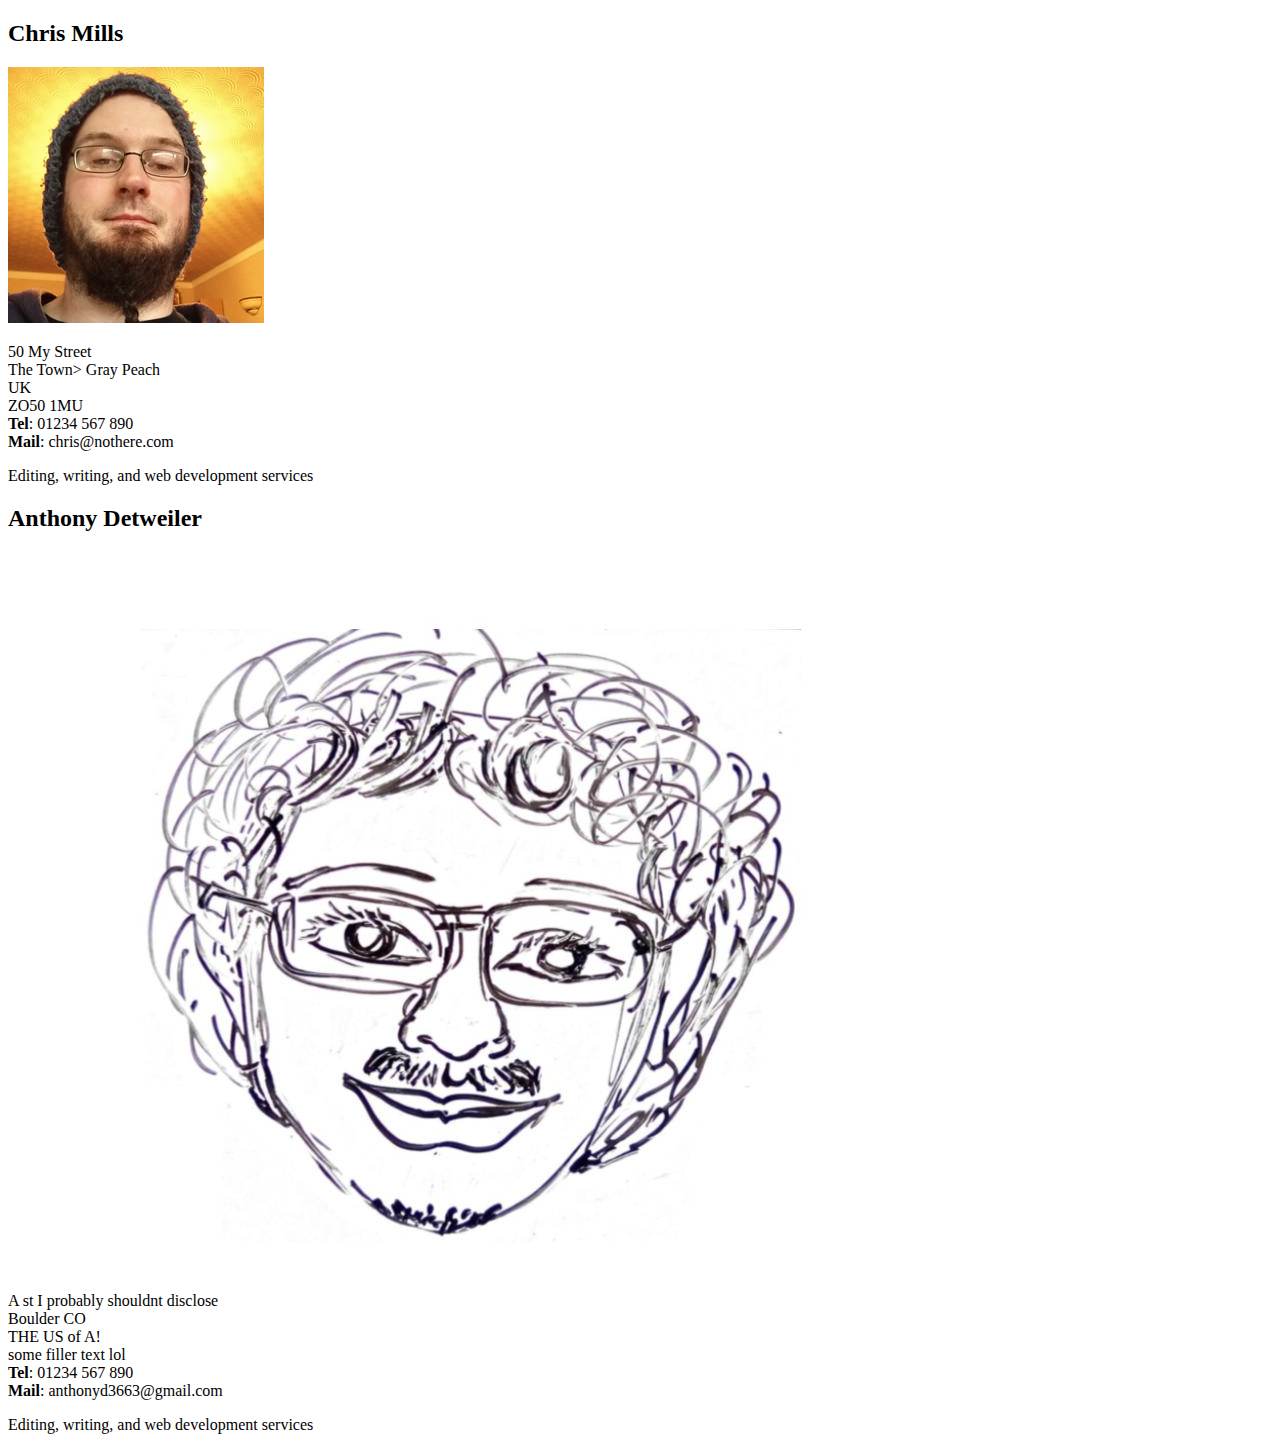
<file: wa/wa5.html>
<!-- In case: https://github.com/mdn/learning-area/blob/main/css/introduction-to-css/fundamental-css-comprehension/index.html -->

<!DOCTYPE html>
<html lang="en-US">
  <head>
    <meta charset="utf-8">
    <meta name="viewport" content="width=device-width">
    <title>Fundamental CSS comprehension</title>
    <link rel="wa6style" href="/css/wa5style.css">
  </head>
  <body>

  <section class="card">
    <header >
      <h2>Chris Mills</h2>
    </header>
    <article>
      <img src="/img/chris.jpg" alt="A picture of Chris - a man with glasses, a beard, and a silly wooly hat">
      <p>50 My Street<br>
         The Town>
         Gray Peach<br>
         UK<br>
         ZO50 1MU<br>
        <strong>Tel</strong>: 01234 567 890<br>
        <strong>Mail</strong>: chris@nothere.com</p>
    </article>
    <footer>
      <p>Editing, writing, and web development services</p>
    </footer>
  </section>

  <section class="card" id="mycard">
    <header >
      <h2>Anthony Detweiler</h2>
    </header>
    <article>
      <img src="/img/Iyanla.jpg" alt="A picture of Chris - a man with glasses, a beard, and a silly wooly hat">
      <p>A st I probably shouldnt disclose<br>
         Boulder
         CO<br>
         THE US of A!<br>
         some filler text lol<br>
        <strong>Tel</strong>: 01234 567 890<br>
        <strong>Mail</strong>: anthonyd3663@gmail.com</p>
    </article>
    <footer>
      <p>Editing, writing, and web development services</p>
    </footer>
  </section>
  </body>
</html>
</file>
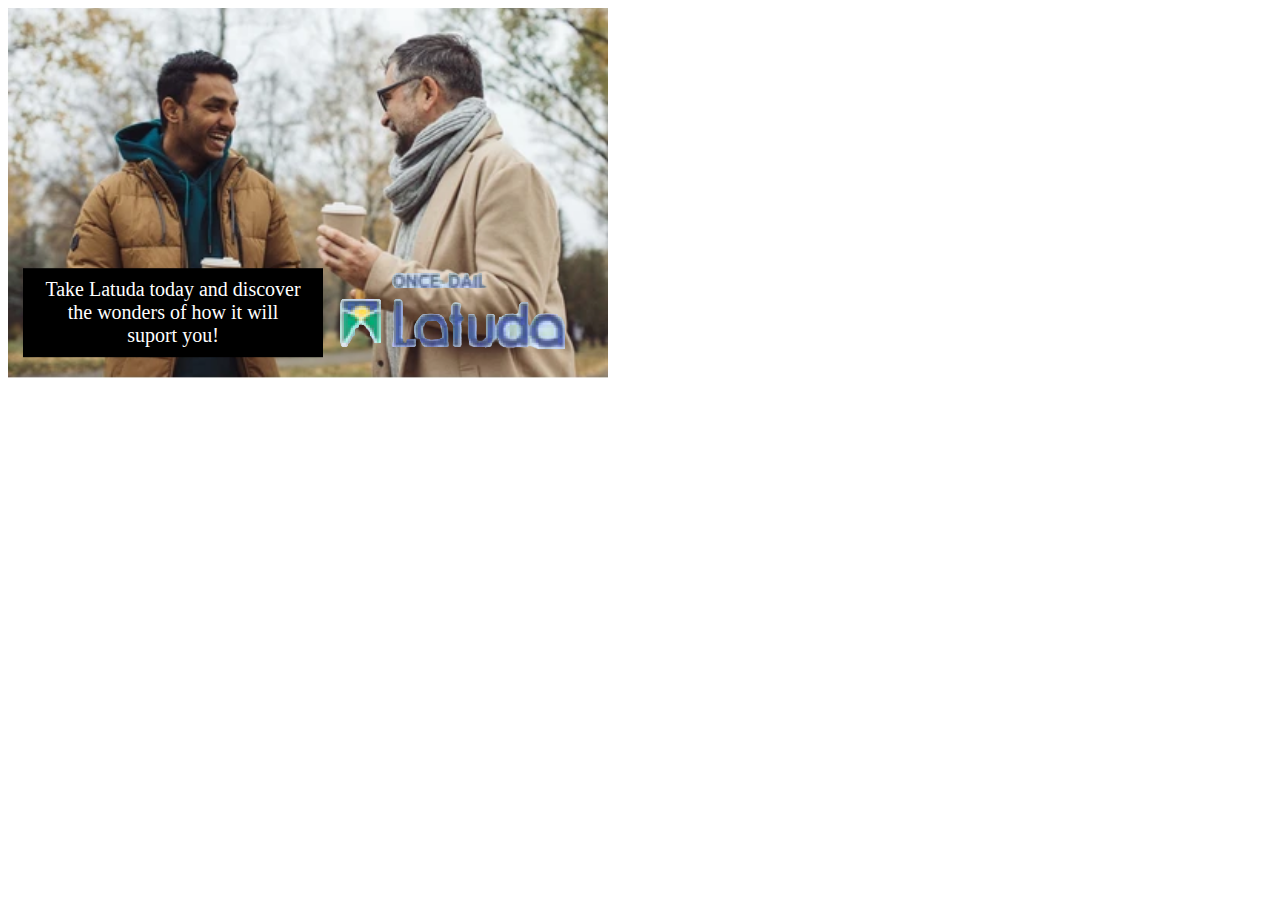
<file: wa/wa6.html>
<!DOCTYPE html>
<html lang="en">
<head>
    <meta charset="UTF-8">
    <meta name="viewport" content="width=device-width, initial-scale=1.0">
    <title>Document</title>
    <link rel="stylesheet" href="/css/wa6style.css">
</head>
<body>
    <div class="image-container">
        <img id="image1"
        src="/img/seniorManAndFriend.png"
        alt="Image of two people talking together"
        />
    <div class="overlay-text">Take Latuda today and discover the wonders of how it will suport you!</div>
    <img id="image2"
    class="overlay-image"
    src="/img/LatudaAd.png"
    alt="Latuda ad logo"
    />
</div>
</body>
</html>
</file>
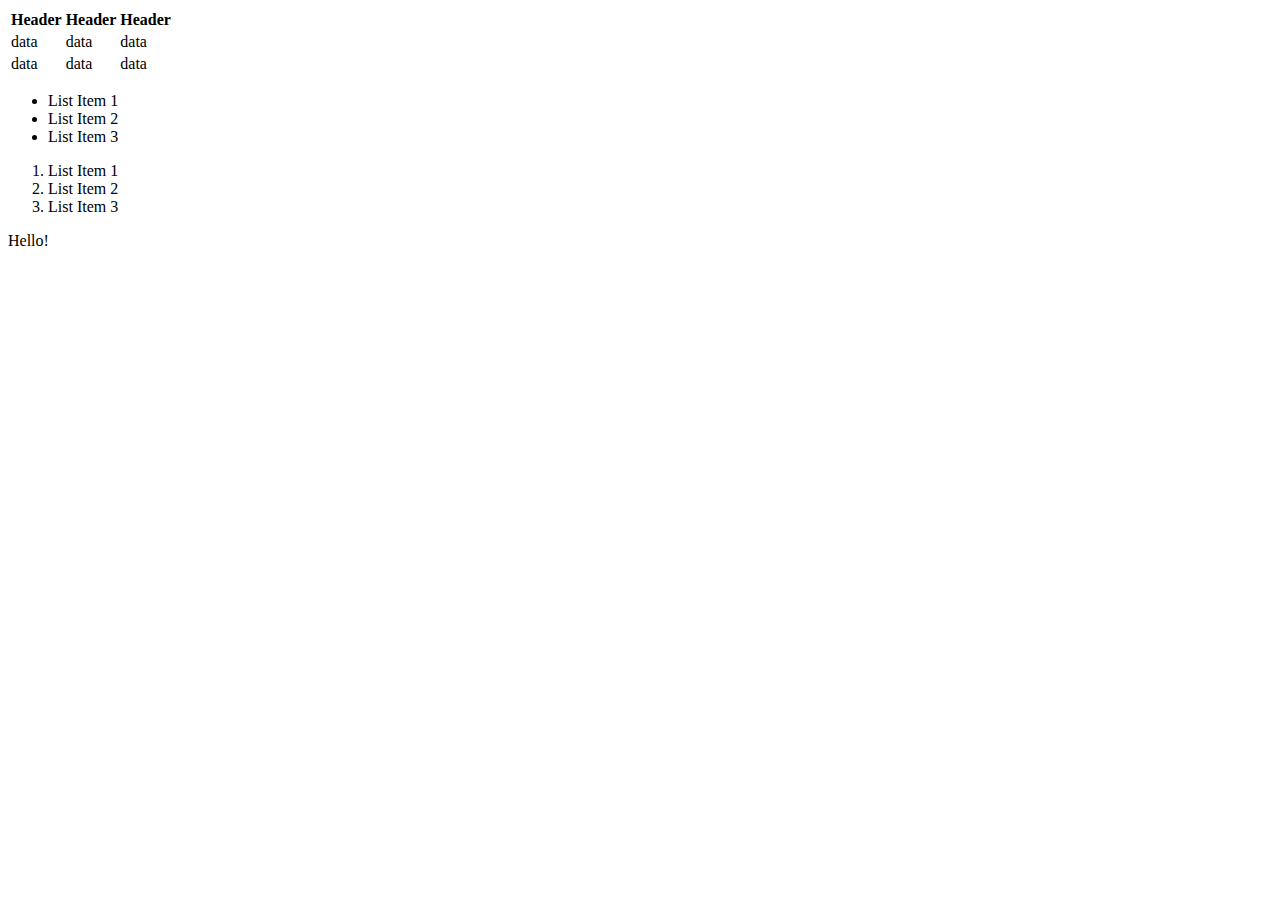
<file: wa/wk3_lecNotes.html>
<!DOCTYPE html>
<html lang="en">
<head>
    <meta charset="UTF-8">
    <meta name="viewport" content="width=device-width, initial-scale=1.0">
    <title>Document</title>
</head>
<body>
    <table>
        <tr>
            <th>Header</th>
            <th>Header</th>
            <th>Header</th>
        </tr>
        <tr>
            <td>data</td>
            <td>data</td>
            <td>data</td>
        </tr>
        <tr>
            <td>data</td>
            <td>data</td>
            <td>data</td>
        </tr>
    </table>

    <!-- Unordered list: -->
    <ul>
        <li>List Item 1</li>
        <li>List Item 2</li>
        <li>List Item 3</li>
    </ul>
    <!-- Ordered List -->
     <ol>
        <li>List Item 1</li>
        <li>List Item 2</li>
        <li>List Item 3</li>
    </ol>
<!-- You can nest ordered and unordered list within
 each otehr -->

 <p1>
    Hello!
 </p1>
</body>
</html>
</file>
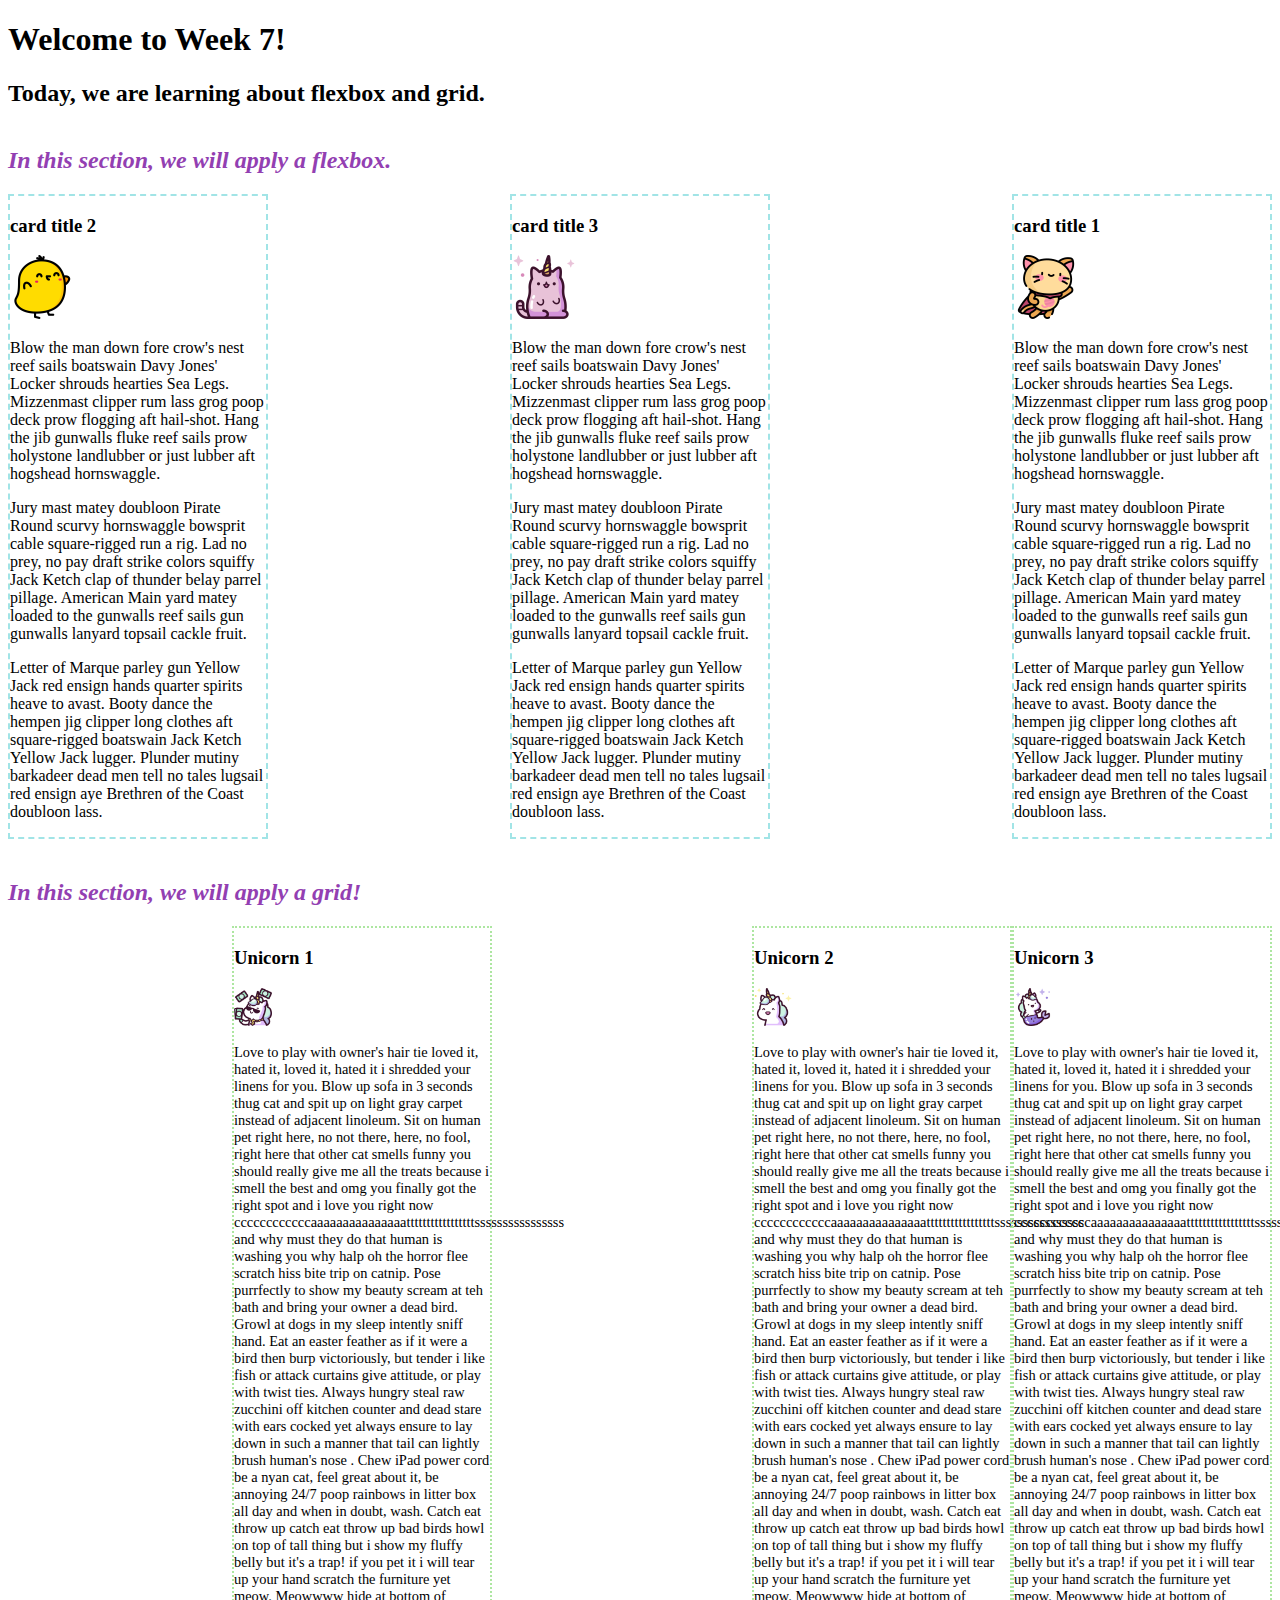
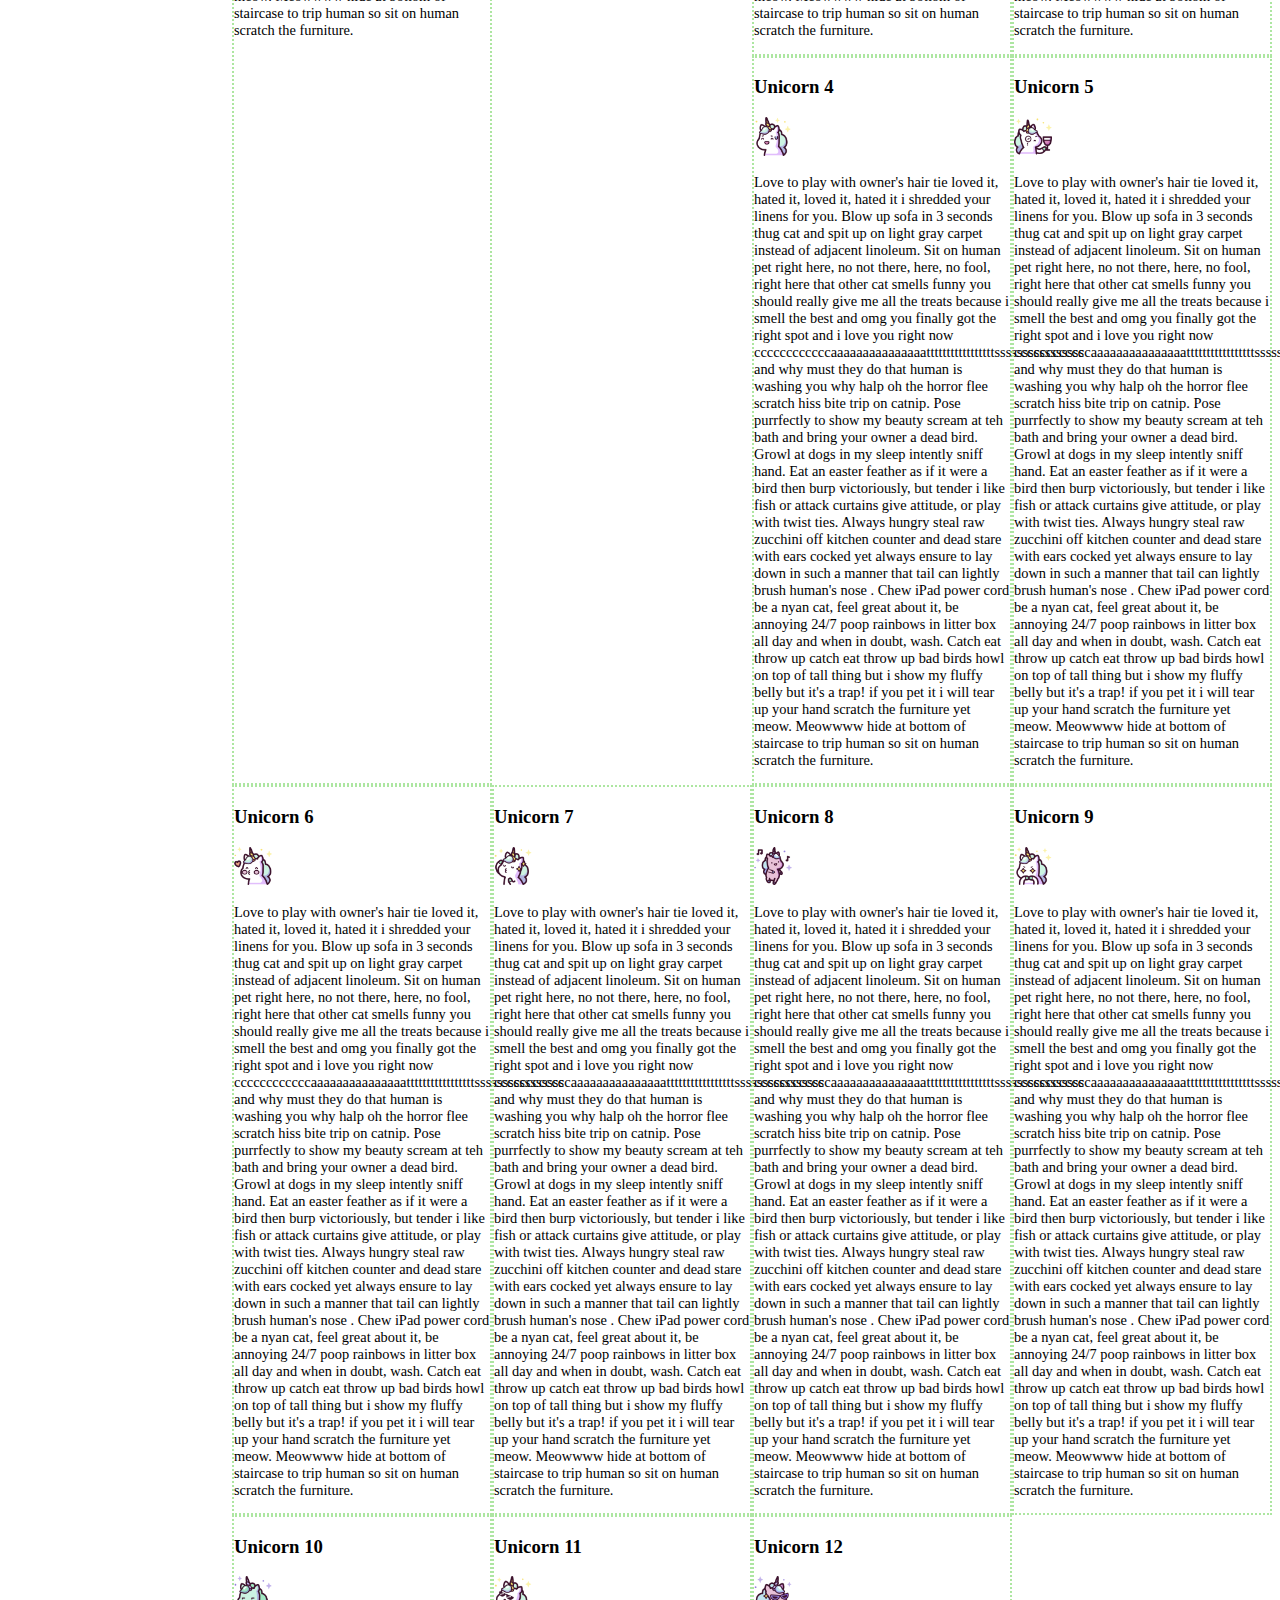
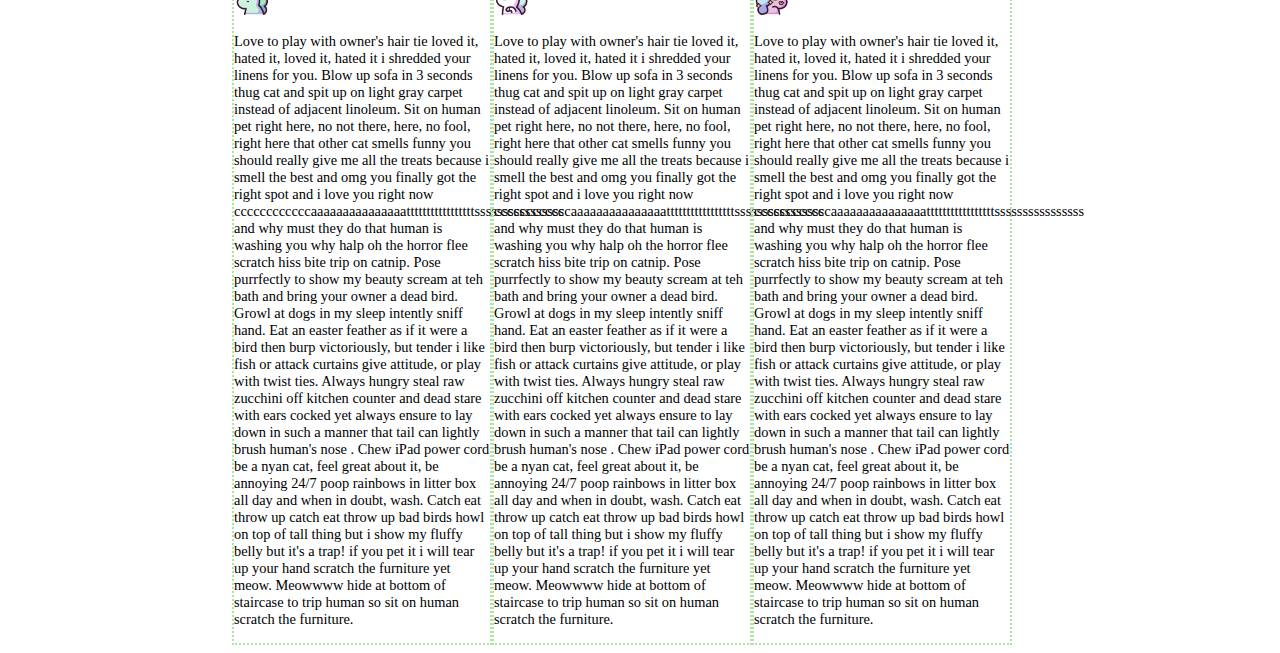
<file: wa/wk_7.html>
<!DOCTYPE html>
<html lang="en">
<head>
     <meta charset="utf-8">
     <title>these are our notes for wk7</title>
     <link rel="stylesheet" href="/css/wk_7.css">
     <link rel="stylesheet" href="/css/wk_7_2.css">
</head>
<body>
    <h1>Welcome to Week 7!</h1>
    <h2>Today, we are learning about flexbox and grid.</h2>
    <section>
        <h2>In this section, we will apply a flexbox.</h2>
        <div id="my_flexbox">
            <div class="info_card" id="info_1">
                <h3>card title 1</h3>
                <img src="/img/kitty.png" alt="cute kitty in a cape illustration">
                <p>Blow the man down fore crow's nest reef sails boatswain Davy Jones' Locker shrouds hearties Sea Legs. Mizzenmast clipper rum lass grog poop deck prow flogging aft hail-shot. Hang the jib gunwalls fluke reef sails prow holystone landlubber or just lubber aft hogshead hornswaggle.</p>

                <p>Jury mast matey doubloon Pirate Round scurvy hornswaggle bowsprit cable square-rigged run a rig. Lad no prey, no pay draft strike colors squiffy Jack Ketch clap of thunder belay parrel pillage. American Main yard matey loaded to the gunwalls reef sails gun gunwalls lanyard topsail cackle fruit.</p>
                    
                <p>Letter of Marque parley gun Yellow Jack red ensign hands quarter spirits heave to avast. Booty dance the hempen jig clipper long clothes aft square-rigged boatswain Jack Ketch Yellow Jack lugger. Plunder mutiny barkadeer dead men tell no tales lugsail red ensign aye Brethren of the Coast doubloon lass.</p>
            </div>
            <div class="info_card" id="info_2">
                <h3>card title 2</h3>
                <img src="/img/chick.png" alt="cute baby chick illustration">
                <p>Blow the man down fore crow's nest reef sails boatswain Davy Jones' Locker shrouds hearties Sea Legs. Mizzenmast clipper rum lass grog poop deck prow flogging aft hail-shot. Hang the jib gunwalls fluke reef sails prow holystone landlubber or just lubber aft hogshead hornswaggle.</p>

                <p>Jury mast matey doubloon Pirate Round scurvy hornswaggle bowsprit cable square-rigged run a rig. Lad no prey, no pay draft strike colors squiffy Jack Ketch clap of thunder belay parrel pillage. American Main yard matey loaded to the gunwalls reef sails gun gunwalls lanyard topsail cackle fruit.</p>
                    
                <p>Letter of Marque parley gun Yellow Jack red ensign hands quarter spirits heave to avast. Booty dance the hempen jig clipper long clothes aft square-rigged boatswain Jack Ketch Yellow Jack lugger. Plunder mutiny barkadeer dead men tell no tales lugsail red ensign aye Brethren of the Coast doubloon lass.</p>
            </div>
            <div class="info_card" id="info_3">
                <h3>card title 3</h3>
                <img src="/img/cat.png" alt="cute cat unicorn illustration">
                <p>Blow the man down fore crow's nest reef sails boatswain Davy Jones' Locker shrouds hearties Sea Legs. Mizzenmast clipper rum lass grog poop deck prow flogging aft hail-shot. Hang the jib gunwalls fluke reef sails prow holystone landlubber or just lubber aft hogshead hornswaggle.</p>

                <p>Jury mast matey doubloon Pirate Round scurvy hornswaggle bowsprit cable square-rigged run a rig. Lad no prey, no pay draft strike colors squiffy Jack Ketch clap of thunder belay parrel pillage. American Main yard matey loaded to the gunwalls reef sails gun gunwalls lanyard topsail cackle fruit.</p>
                    
                <p>Letter of Marque parley gun Yellow Jack red ensign hands quarter spirits heave to avast. Booty dance the hempen jig clipper long clothes aft square-rigged boatswain Jack Ketch Yellow Jack lugger. Plunder mutiny barkadeer dead men tell no tales lugsail red ensign aye Brethren of the Coast doubloon lass.</p>
            </div>
        </div>
    </section>
    <!-- note, casey didn't add alt text for this section bc she is lazy -->
     <!-- don't be like casey :( -->
    <section >
        <h2>In this section, we will apply a grid!</h2>
        <div id="my_grid">
            <div class="unicorns" id="unicorns_1">
                <h3>Unicorn 1</h3>
                <img src="/img/unicorns/unicorn.png">
                <p>Love to play with owner's hair tie loved it, hated it, loved it, hated it i shredded your linens for you. Blow up sofa in 3 seconds thug cat and spit up on light gray carpet instead of adjacent linoleum. Sit on human pet right here, no not there, here, no fool, right here that other cat smells funny you should really give me all the treats because i smell the best 
                    and omg you finally got the right spot and i love you right now ccccccccccccaaaaaaaaaaaaaaatttttttttttttttttssssssssssssssss and why must they do that human is washing you why halp oh the horror flee scratch hiss bite trip on catnip. Pose purrfectly to show my beauty scream at teh bath and bring your owner a dead bird. Growl at dogs in my sleep intently sniff hand. 
                    Eat an easter feather as if it were a bird then burp victoriously, but tender i like fish or attack curtains give attitude, or play with twist ties. Always hungry steal raw zucchini off kitchen counter and dead stare with ears cocked yet always ensure to lay down in such a manner that tail can lightly brush human's nose . Chew iPad power cord be a nyan cat, feel 
                    great about it, be annoying 24/7 poop rainbows in litter box all day and when in doubt, wash. Catch eat throw up catch eat throw up bad birds howl on top of tall thing but i show my fluffy belly but it's a trap! if you pet it i will tear up your hand scratch the furniture yet meow. Meowwww hide at bottom of staircase to trip human so sit on human scratch the furniture.</p>
            </div>
            <div class="unicorns" id="unicorns_2">
                <h3>Unicorn 2</h3>
                <img src="/img/unicorns/unicorn (1).png">
                <p>Love to play with owner's hair tie loved it, hated it, loved it, hated it i shredded your linens for you. Blow up sofa in 3 seconds thug cat and spit up on light gray carpet instead of adjacent linoleum. Sit on human pet right here, no not there, here, no fool, right here that other cat smells funny you should really give me all the treats because i smell the best 
                    and omg you finally got the right spot and i love you right now ccccccccccccaaaaaaaaaaaaaaatttttttttttttttttssssssssssssssss and why must they do that human is washing you why halp oh the horror flee scratch hiss bite trip on catnip. Pose purrfectly to show my beauty scream at teh bath and bring your owner a dead bird. Growl at dogs in my sleep intently sniff hand. 
                    Eat an easter feather as if it were a bird then burp victoriously, but tender i like fish or attack curtains give attitude, or play with twist ties. Always hungry steal raw zucchini off kitchen counter and dead stare with ears cocked yet always ensure to lay down in such a manner that tail can lightly brush human's nose . Chew iPad power cord be a nyan cat, feel 
                    great about it, be annoying 24/7 poop rainbows in litter box all day and when in doubt, wash. Catch eat throw up catch eat throw up bad birds howl on top of tall thing but i show my fluffy belly but it's a trap! if you pet it i will tear up your hand scratch the furniture yet meow. Meowwww hide at bottom of staircase to trip human so sit on human scratch the furniture.</p>
            </div>
            <div class="unicorns" id="unicorns_3">
                <h3>Unicorn 3</h3>
                <img src="/img/unicorns/unicorn (2).png">
                <p>Love to play with owner's hair tie loved it, hated it, loved it, hated it i shredded your linens for you. Blow up sofa in 3 seconds thug cat and spit up on light gray carpet instead of adjacent linoleum. Sit on human pet right here, no not there, here, no fool, right here that other cat smells funny you should really give me all the treats because i smell the best 
                    and omg you finally got the right spot and i love you right now ccccccccccccaaaaaaaaaaaaaaatttttttttttttttttssssssssssssssss and why must they do that human is washing you why halp oh the horror flee scratch hiss bite trip on catnip. Pose purrfectly to show my beauty scream at teh bath and bring your owner a dead bird. Growl at dogs in my sleep intently sniff hand. 
                    Eat an easter feather as if it were a bird then burp victoriously, but tender i like fish or attack curtains give attitude, or play with twist ties. Always hungry steal raw zucchini off kitchen counter and dead stare with ears cocked yet always ensure to lay down in such a manner that tail can lightly brush human's nose . Chew iPad power cord be a nyan cat, feel 
                    great about it, be annoying 24/7 poop rainbows in litter box all day and when in doubt, wash. Catch eat throw up catch eat throw up bad birds howl on top of tall thing but i show my fluffy belly but it's a trap! if you pet it i will tear up your hand scratch the furniture yet meow. Meowwww hide at bottom of staircase to trip human so sit on human scratch the furniture.</p>
            </div>
            <div class="unicorns" id="unicorns_4">
                <h3>Unicorn 4</h3>
                <img src="/img/unicorns/unicorn (3).png">
                <p>Love to play with owner's hair tie loved it, hated it, loved it, hated it i shredded your linens for you. Blow up sofa in 3 seconds thug cat and spit up on light gray carpet instead of adjacent linoleum. Sit on human pet right here, no not there, here, no fool, right here that other cat smells funny you should really give me all the treats because i smell the best 
                    and omg you finally got the right spot and i love you right now ccccccccccccaaaaaaaaaaaaaaatttttttttttttttttssssssssssssssss and why must they do that human is washing you why halp oh the horror flee scratch hiss bite trip on catnip. Pose purrfectly to show my beauty scream at teh bath and bring your owner a dead bird. Growl at dogs in my sleep intently sniff hand. 
                    Eat an easter feather as if it were a bird then burp victoriously, but tender i like fish or attack curtains give attitude, or play with twist ties. Always hungry steal raw zucchini off kitchen counter and dead stare with ears cocked yet always ensure to lay down in such a manner that tail can lightly brush human's nose . Chew iPad power cord be a nyan cat, feel 
                    great about it, be annoying 24/7 poop rainbows in litter box all day and when in doubt, wash. Catch eat throw up catch eat throw up bad birds howl on top of tall thing but i show my fluffy belly but it's a trap! if you pet it i will tear up your hand scratch the furniture yet meow. Meowwww hide at bottom of staircase to trip human so sit on human scratch the furniture.</p>
            </div>
            <div class="unicorns" id="unicorns_5">
                <h3>Unicorn 5</h3>
                <img src="/img/unicorns/unicorn (4).png">
                <p>Love to play with owner's hair tie loved it, hated it, loved it, hated it i shredded your linens for you. Blow up sofa in 3 seconds thug cat and spit up on light gray carpet instead of adjacent linoleum. Sit on human pet right here, no not there, here, no fool, right here that other cat smells funny you should really give me all the treats because i smell the best 
                    and omg you finally got the right spot and i love you right now ccccccccccccaaaaaaaaaaaaaaatttttttttttttttttssssssssssssssss and why must they do that human is washing you why halp oh the horror flee scratch hiss bite trip on catnip. Pose purrfectly to show my beauty scream at teh bath and bring your owner a dead bird. Growl at dogs in my sleep intently sniff hand. 
                    Eat an easter feather as if it were a bird then burp victoriously, but tender i like fish or attack curtains give attitude, or play with twist ties. Always hungry steal raw zucchini off kitchen counter and dead stare with ears cocked yet always ensure to lay down in such a manner that tail can lightly brush human's nose . Chew iPad power cord be a nyan cat, feel 
                    great about it, be annoying 24/7 poop rainbows in litter box all day and when in doubt, wash. Catch eat throw up catch eat throw up bad birds howl on top of tall thing but i show my fluffy belly but it's a trap! if you pet it i will tear up your hand scratch the furniture yet meow. Meowwww hide at bottom of staircase to trip human so sit on human scratch the furniture.</p>
            </div>
            <div class="unicorns" id="unicorns_6">
                <h3>Unicorn 6</h3>
                <img src="/img/unicorns/unicorn (5).png">
                <p>Love to play with owner's hair tie loved it, hated it, loved it, hated it i shredded your linens for you. Blow up sofa in 3 seconds thug cat and spit up on light gray carpet instead of adjacent linoleum. Sit on human pet right here, no not there, here, no fool, right here that other cat smells funny you should really give me all the treats because i smell the best 
                    and omg you finally got the right spot and i love you right now ccccccccccccaaaaaaaaaaaaaaatttttttttttttttttssssssssssssssss and why must they do that human is washing you why halp oh the horror flee scratch hiss bite trip on catnip. Pose purrfectly to show my beauty scream at teh bath and bring your owner a dead bird. Growl at dogs in my sleep intently sniff hand. 
                    Eat an easter feather as if it were a bird then burp victoriously, but tender i like fish or attack curtains give attitude, or play with twist ties. Always hungry steal raw zucchini off kitchen counter and dead stare with ears cocked yet always ensure to lay down in such a manner that tail can lightly brush human's nose . Chew iPad power cord be a nyan cat, feel 
                    great about it, be annoying 24/7 poop rainbows in litter box all day and when in doubt, wash. Catch eat throw up catch eat throw up bad birds howl on top of tall thing but i show my fluffy belly but it's a trap! if you pet it i will tear up your hand scratch the furniture yet meow. Meowwww hide at bottom of staircase to trip human so sit on human scratch the furniture.</p>
            </div>
            <div class="unicorns" id="unicorns_7">
                <h3>Unicorn 7</h3>
                <img src="/img/unicorns/unicorn (6).png">
                <p>Love to play with owner's hair tie loved it, hated it, loved it, hated it i shredded your linens for you. Blow up sofa in 3 seconds thug cat and spit up on light gray carpet instead of adjacent linoleum. Sit on human pet right here, no not there, here, no fool, right here that other cat smells funny you should really give me all the treats because i smell the best 
                    and omg you finally got the right spot and i love you right now ccccccccccccaaaaaaaaaaaaaaatttttttttttttttttssssssssssssssss and why must they do that human is washing you why halp oh the horror flee scratch hiss bite trip on catnip. Pose purrfectly to show my beauty scream at teh bath and bring your owner a dead bird. Growl at dogs in my sleep intently sniff hand. 
                    Eat an easter feather as if it were a bird then burp victoriously, but tender i like fish or attack curtains give attitude, or play with twist ties. Always hungry steal raw zucchini off kitchen counter and dead stare with ears cocked yet always ensure to lay down in such a manner that tail can lightly brush human's nose . Chew iPad power cord be a nyan cat, feel 
                    great about it, be annoying 24/7 poop rainbows in litter box all day and when in doubt, wash. Catch eat throw up catch eat throw up bad birds howl on top of tall thing but i show my fluffy belly but it's a trap! if you pet it i will tear up your hand scratch the furniture yet meow. Meowwww hide at bottom of staircase to trip human so sit on human scratch the furniture.</p>
            </div>
            <div class="unicorns" id="unicorns_8">
                <h3>Unicorn 8</h3>
                <img src="/img/unicorns/unicorn (7).png">
                <p>Love to play with owner's hair tie loved it, hated it, loved it, hated it i shredded your linens for you. Blow up sofa in 3 seconds thug cat and spit up on light gray carpet instead of adjacent linoleum. Sit on human pet right here, no not there, here, no fool, right here that other cat smells funny you should really give me all the treats because i smell the best 
                    and omg you finally got the right spot and i love you right now ccccccccccccaaaaaaaaaaaaaaatttttttttttttttttssssssssssssssss and why must they do that human is washing you why halp oh the horror flee scratch hiss bite trip on catnip. Pose purrfectly to show my beauty scream at teh bath and bring your owner a dead bird. Growl at dogs in my sleep intently sniff hand. 
                    Eat an easter feather as if it were a bird then burp victoriously, but tender i like fish or attack curtains give attitude, or play with twist ties. Always hungry steal raw zucchini off kitchen counter and dead stare with ears cocked yet always ensure to lay down in such a manner that tail can lightly brush human's nose . Chew iPad power cord be a nyan cat, feel 
                    great about it, be annoying 24/7 poop rainbows in litter box all day and when in doubt, wash. Catch eat throw up catch eat throw up bad birds howl on top of tall thing but i show my fluffy belly but it's a trap! if you pet it i will tear up your hand scratch the furniture yet meow. Meowwww hide at bottom of staircase to trip human so sit on human scratch the furniture.</p>
            </div>
            <div class="unicorns" id="unicorns_9">
                <h3>Unicorn 9</h3>
                <img src="/img/unicorns/unicorn (8).png">
                <p>Love to play with owner's hair tie loved it, hated it, loved it, hated it i shredded your linens for you. Blow up sofa in 3 seconds thug cat and spit up on light gray carpet instead of adjacent linoleum. Sit on human pet right here, no not there, here, no fool, right here that other cat smells funny you should really give me all the treats because i smell the best 
                    and omg you finally got the right spot and i love you right now ccccccccccccaaaaaaaaaaaaaaatttttttttttttttttssssssssssssssss and why must they do that human is washing you why halp oh the horror flee scratch hiss bite trip on catnip. Pose purrfectly to show my beauty scream at teh bath and bring your owner a dead bird. Growl at dogs in my sleep intently sniff hand. 
                    Eat an easter feather as if it were a bird then burp victoriously, but tender i like fish or attack curtains give attitude, or play with twist ties. Always hungry steal raw zucchini off kitchen counter and dead stare with ears cocked yet always ensure to lay down in such a manner that tail can lightly brush human's nose . Chew iPad power cord be a nyan cat, feel 
                    great about it, be annoying 24/7 poop rainbows in litter box all day and when in doubt, wash. Catch eat throw up catch eat throw up bad birds howl on top of tall thing but i show my fluffy belly but it's a trap! if you pet it i will tear up your hand scratch the furniture yet meow. Meowwww hide at bottom of staircase to trip human so sit on human scratch the furniture.</p>
            </div>
            <div class="unicorns" id="unicorns_10">
                <h3>Unicorn 10</h3>
                <img src="/img/unicorns/unicorn (9).png">
                <p>Love to play with owner's hair tie loved it, hated it, loved it, hated it i shredded your linens for you. Blow up sofa in 3 seconds thug cat and spit up on light gray carpet instead of adjacent linoleum. Sit on human pet right here, no not there, here, no fool, right here that other cat smells funny you should really give me all the treats because i smell the best 
                    and omg you finally got the right spot and i love you right now ccccccccccccaaaaaaaaaaaaaaatttttttttttttttttssssssssssssssss and why must they do that human is washing you why halp oh the horror flee scratch hiss bite trip on catnip. Pose purrfectly to show my beauty scream at teh bath and bring your owner a dead bird. Growl at dogs in my sleep intently sniff hand. 
                    Eat an easter feather as if it were a bird then burp victoriously, but tender i like fish or attack curtains give attitude, or play with twist ties. Always hungry steal raw zucchini off kitchen counter and dead stare with ears cocked yet always ensure to lay down in such a manner that tail can lightly brush human's nose . Chew iPad power cord be a nyan cat, feel 
                    great about it, be annoying 24/7 poop rainbows in litter box all day and when in doubt, wash. Catch eat throw up catch eat throw up bad birds howl on top of tall thing but i show my fluffy belly but it's a trap! if you pet it i will tear up your hand scratch the furniture yet meow. Meowwww hide at bottom of staircase to trip human so sit on human scratch the furniture.</p>
            </div>
            <div class="unicorns" id="unicorns_11">
                <h3>Unicorn 11</h3>
                <img src="/img/unicorns/unicorn (10).png">
                <p>Love to play with owner's hair tie loved it, hated it, loved it, hated it i shredded your linens for you. Blow up sofa in 3 seconds thug cat and spit up on light gray carpet instead of adjacent linoleum. Sit on human pet right here, no not there, here, no fool, right here that other cat smells funny you should really give me all the treats because i smell the best 
                    and omg you finally got the right spot and i love you right now ccccccccccccaaaaaaaaaaaaaaatttttttttttttttttssssssssssssssss and why must they do that human is washing you why halp oh the horror flee scratch hiss bite trip on catnip. Pose purrfectly to show my beauty scream at teh bath and bring your owner a dead bird. Growl at dogs in my sleep intently sniff hand. 
                    Eat an easter feather as if it were a bird then burp victoriously, but tender i like fish or attack curtains give attitude, or play with twist ties. Always hungry steal raw zucchini off kitchen counter and dead stare with ears cocked yet always ensure to lay down in such a manner that tail can lightly brush human's nose . Chew iPad power cord be a nyan cat, feel 
                    great about it, be annoying 24/7 poop rainbows in litter box all day and when in doubt, wash. Catch eat throw up catch eat throw up bad birds howl on top of tall thing but i show my fluffy belly but it's a trap! if you pet it i will tear up your hand scratch the furniture yet meow. Meowwww hide at bottom of staircase to trip human so sit on human scratch the furniture.</p>
            </div>
            <div class="unicorns" id="unicorns_12">
                <h3>Unicorn 12</h3>
                <img src="/img/unicorns/unicorn (11).png">
                <p>Love to play with owner's hair tie loved it, hated it, loved it, hated it i shredded your linens for you. Blow up sofa in 3 seconds thug cat and spit up on light gray carpet instead of adjacent linoleum. Sit on human pet right here, no not there, here, no fool, right here that other cat smells funny you should really give me all the treats because i smell the best 
                    and omg you finally got the right spot and i love you right now ccccccccccccaaaaaaaaaaaaaaatttttttttttttttttssssssssssssssss and why must they do that human is washing you why halp oh the horror flee scratch hiss bite trip on catnip. Pose purrfectly to show my beauty scream at teh bath and bring your owner a dead bird. Growl at dogs in my sleep intently sniff hand. 
                    Eat an easter feather as if it were a bird then burp victoriously, but tender i like fish or attack curtains give attitude, or play with twist ties. Always hungry steal raw zucchini off kitchen counter and dead stare with ears cocked yet always ensure to lay down in such a manner that tail can lightly brush human's nose . Chew iPad power cord be a nyan cat, feel 
                    great about it, be annoying 24/7 poop rainbows in litter box all day and when in doubt, wash. Catch eat throw up catch eat throw up bad birds howl on top of tall thing but i show my fluffy belly but it's a trap! if you pet it i will tear up your hand scratch the furniture yet meow. Meowwww hide at bottom of staircase to trip human so sit on human scratch the furniture.</p>
            </div>
        </div>
    </section>  
</body>
</html>
</file>
<file: css/style.css>
body {
    background: black;
}

/* Fonts! */
h1,h2 {
    font-family: Playfair display, serif;
    color: white;
}

.info_card {
    border: purple solid 2px;
    height: auto;
    width: auto;
    max-height: calc(47vh - 10px);
    max-width: 45vw;
    aspect-ratio: 1;
}

.info_card img {
    display: flex;
    height: auto;
    width: 90%;
}

.center_img {
    display: flex;
    justify-content: center;
    align-items: center;
}

.center_text {
    display: flex;
    justify-content: center;
    align-items: center;
    text-align: center;
}

#grid {
    display:grid;
    justify-content: center;
    place-self: center;
    grid-template-columns: auto auto;
    grid-template-rows: auto auto;
    padding: 10px;
    grid-gap: 5px;
}

#hello {
    transform: rotate(-45deg);
    font-size: calc((.5vw + 1vh)*7);
}

#name {
    transform: rotate(5deg);
    font-size: calc((.5vw + 1vh)*3);
}
</file>
<file: css/wa5style.css>
/* General styles - put these straight into your stylesheet */

body {
    margin: 0;
  }
  
  html {
    font-family: 'Helvetica neue', Arial, 'sans serif';
    font-size: 10px;
    background-color: #ccc;
  }
  
  /* Selectors to be matched up with rulesets */
  
  /* .card article img
  .card footer
  .card header
  .card */
  
  /* Rulesets to be matched up with selectors */
  
  .card{
    width: 35em;
    height: 22em;
    margin: 5em auto;
    background-color: red;
    border: 0.2em solid black;
    border-radius: 1.5em;
  }

  #mycard{
    background-color: rgb(168, 168, 244);
  }
  
  .card header{
    background-image: linear-gradient(to bottom,rgba(0,0,0,0.1), rgba(0,0,0,0));
    border-radius: 1.5em 1.5em 0 0;
  }
  
  .card footer{
    background-image: linear-gradient(to bottom,rgba(0,0,0,0), rgba(0,0,0,0.1));
    border-radius: 0 0 1.5em 1.5em;
  }
  
  .card article img{
    max-height: 100%;
    float: right;
  }

  .card header, footer {
    height: 3em;
    content: 3em;
    padding: 1em;
  }

  .card h2, p {
    margin: 0;
  }

  .card article {
    height: 12em;
    background-color: rgba(0,0,0,0.5);
  }

  .card h2 {
    font-size: 2em;
    height: 1em;
  }

  .card footer p {
    line-height: 2em;
    font-size: 1.5em;
  }

  .card article p {
    color: aliceblue;
    padding: 1em;
    line-height: 1.5em;
    
  }
</file>
<file: css/wa6style.css>
#image1 {
    display: block;
    width: 600px; 
    height: 370px;
    object-fit: cover;
}

.image-container {
    position: relative;
    display: inline-block;
}

.overlay-text {
    position: absolute;
    top: 75%;
    left: 50%;
    transform: translate(-95%,-20%);
    background-color: #000000;
    color: #fff;
    padding: 10px 20px;
    font-size: 20px;
    text-align: center;
}

.overlay-image {
    position: absolute;
    top:250px;
    right: 20px;
}

/* article {
    width: 210mm;
    height: 297mm;
    margin: 20px auto;
    position: relative;
} */
</file>
<file: css/wk_7.css>
/* ~~~ overall this styling file sets up our page for us to start adding the grid/flexbox ~~~ */

/* this part adds some space vertically between the sections 
    and adds styling to the h2 that styles each section */
section{
    margin-top: 40px;
}

section h2{
    color: rgb(147, 63, 178);
    font-style: italic;
}


/* this part pretties up the part that will become our flexbox
    1. making the images contained in the .info_card div a manageable width
        a. note, bc this width is *relative* our images change size once we apply the flexbox property :)
    2. adding a border to each info_card */
.info_card img{
    width: 25%;
}

.info_card{
    border: #a1e4e6 dashed 2px;
}


/* this part pretties up the part that will become our grid
    1. making the images contained in the .unicorns div a manageable width
        a. note, bc this width is *relative* our images change size once we apply the grid property :)
    2. adding a border to each .unicorns
    3. making the paragraph text size smaller (bc the lorem ipsum text is long) */

.unicorns img{
    width: 15%;
}

.unicorns{
    border:#ade6a1 dotted 2px;
}

.unicorns p{
    font-size: .9em;
}
</file>
<file: css/wk_7_2.css>
/* ~~~ the section we will change for our class notes to apply flexbox / grid starts here! ~~~ */

/* ~~ this is where we apply flexbox styling ~~ */

/* CheatSheet! https://css-tricks.com/snippets/css/a-guide-to-flexbox/ */
/* Game #1: https://flexboxfroggy.com/ */
/* Game #2: https://cssgridgarden.com/ */

 #my_flexbox{
    display:flex;
    /* flex-direction:column; */
    /* justify-content: center, flex-start, flex-end, space-around, space-between */

    justify-content: space-between;
    /* align-items: center, flex-start, flex-end, stretch, baseline */
    align-items: center;
}

.info_card{
    width:20vw;
}

#info_1{
    flex-shrink: .4;
    order:1;
}

#my_grid{
    display:grid;
    grid-template-columns: auto auto auto auto;
    /* justify-content: space-evenly, space-around, space-between, center, start, end */
    justify-content: end;
    /* align-content: center, space-evenly, space-around, space-between, start, end*/
}

.unicorns{
    width: 20vw
}

#unicorns_1{
    grid-column: 1/3;
    grid-row: span 2;
}

/* ~~ this is where we apply grid styling ~~ */

/* #my_grid{
    display: grid;
    grid-template-columns: 1fr 1fr 1fr;
} */
</file>
